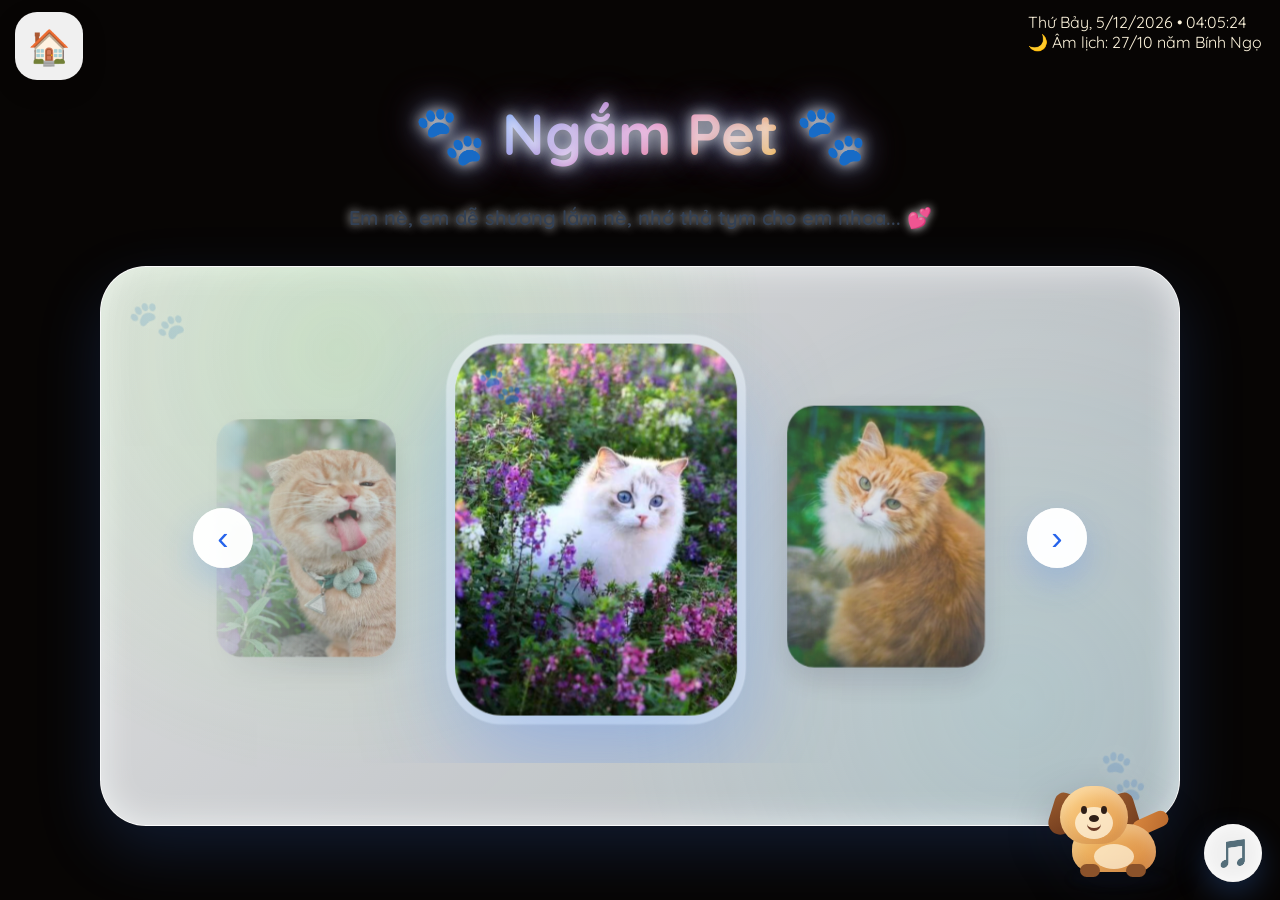
<file: thuvienthucung.html>
<!DOCTYPE html>
<html lang="vi">
<head>
  <meta charset="UTF-8">
  <meta name="viewport" content="width=device-width, initial-scale=1.0">
  <title>Ngắm thú cưng</title>

  <link href="https://fonts.googleapis.com/css2?family=Quicksand:wght@400;600;700&display=swap" rel="stylesheet">
  <link rel="stylesheet" href="css/index.css">

  <style>
    body{
      padding:20px;
      min-height:100vh;
      overflow-x:hidden;
    }

    .pet-home-btn{
      position:fixed;
      top:12px;
      left:15px;
      width:68px;
      height:68px;
      border-radius:22px;
      background:rgba(255,255,255,0.94);
      display:flex;
      align-items:center;
      justify-content:center;
      text-decoration:none;
      font-size:34px;
      box-shadow:0 8px 24px rgba(0,0,0,0.18);
      z-index:999999;
      transition:.28s ease;
    }

    .pet-home-btn:hover{
      transform:scale(1.08) rotate(-5deg);
    }

    .pet-page{
      max-width:1180px;
      margin:0 auto;
      padding-top:72px;
      text-align:center;
      position:relative;
      z-index:5;
    }

    .pet-title{
      margin-top:10px;
      font-size:58px;
      line-height:1.1;
      font-weight:700;
      color:#fff;
      text-shadow:
        0 0 14px rgba(255,255,255,.92),
        0 0 30px rgba(96,165,250,.75),
        0 0 48px rgba(244,114,182,.45);
      animation:petTitleFloat 3s ease-in-out infinite;
    }

    .pet-title span{
      background:linear-gradient(135deg,#60a5fa,#f472b6,#fbbf24);
      -webkit-background-clip:text;
      background-clip:text;
      color:transparent;
    }

    .pet-subtitle{
      margin-top:8px;
      font-size:20px;
      font-weight:600;
      color:#334155;
      text-shadow:0 0 10px rgba(255,255,255,.92);
    }

    @keyframes petTitleFloat{
      0%,100%{transform:translateY(0)}
      50%{transform:translateY(-6px)}
    }

    .pet-gallery-wrap{
      margin:36px auto 0;
      width:min(1080px,94vw);
      min-height:560px;
      position:relative;
      border-radius:46px;
      padding:46px 78px;
      background:
        linear-gradient(135deg,rgba(255,255,255,.88),rgba(235,246,255,.74));
      border:1px solid rgba(255,255,255,.9);
      box-shadow:
        0 24px 65px rgba(59,130,246,.18),
        inset 0 0 34px rgba(255,255,255,.7);
      backdrop-filter:blur(10px);
      overflow:hidden;
    }

    .pet-gallery-wrap::before,
    .pet-gallery-wrap::after{
      position:absolute;
      font-size:44px;
      opacity:.18;
      pointer-events:none;
      filter:drop-shadow(0 0 10px rgba(255,255,255,.8));
    }

    .pet-gallery-wrap::before{
      content:"🐾";
      top:24px;
      left:28px;
      transform:rotate(-18deg);
    }

    .pet-gallery-wrap::after{
      content:"🐾";
      right:28px;
      bottom:24px;
      transform:rotate(18deg);
    }

    .pet-empty{
      min-height:420px;
      display:flex;
      align-items:center;
      justify-content:center;
      flex-direction:column;
      gap:12px;
      color:#2563eb;
      font-size:22px;
      font-weight:700;
      position:relative;
      z-index:3;
    }

    .pet-flow-shell{
      min-height:450px;
      display:none;
      align-items:center;
      justify-content:center;
      position:relative;
      z-index:3;
    }

    .pet-flow-window{
      width:min(880px,82vw);
      height:450px;
      overflow:hidden;
      position:relative;
      display:flex;
      align-items:center;
      justify-content:center;
      -webkit-mask-image:linear-gradient(90deg,transparent 0%,#000 13%,#000 87%,transparent 100%);
      mask-image:linear-gradient(90deg,transparent 0%,#000 13%,#000 87%,transparent 100%);
    }

    .pet-flow-track{
      position:relative;
      height:100%;
      width:100%;
    }

    .pet-flow-card{
      position:absolute;
      top:50%;
      left:50%;
      width:250px;
      height:330px;
      border:none;
      padding:0;
      cursor:pointer;
      overflow:hidden;
      border-radius:34px;
      background:#fff;
      box-shadow:0 16px 38px rgba(15,23,42,.18);
      transform:translate(-50%,-50%);
      transition:
        transform .12s linear,
        opacity .12s linear,
        filter .12s linear,
        box-shadow .12s linear,
        border-radius .12s linear;
      will-change:transform,opacity,filter;
    }

    .pet-flow-card img{
      width:100%;
      height:100%;
      object-fit:cover;
      display:block;
      pointer-events:none;
      user-select:none;
    }

    .pet-flow-card.is-center{
      border-radius:42px;
      box-shadow:
        0 34px 88px rgba(59,130,246,.34),
        0 0 0 8px rgba(255,255,255,.50),
        inset 0 0 0 2px rgba(255,255,255,.90);
    }

    .pet-flow-card.is-center::before{
      content:"🐾";
      position:absolute;
      top:18px;
      left:20px;
      font-size:32px;
      opacity:.5;
      z-index:2;
      filter:drop-shadow(0 0 10px rgba(255,255,255,.95));
      pointer-events:none;
    }

    .pet-flow-card:hover{
      box-shadow:
        0 30px 82px rgba(244,114,182,.28),
        0 0 0 7px rgba(255,255,255,.5);
    }

    .pet-nav-btn{
      position:absolute;
      top:50%;
      transform:translateY(-50%);
      width:60px;
      height:60px;
      border:none;
      border-radius:50%;
      cursor:pointer;
      font-size:34px;
      color:#2563eb;
      background:rgba(255,255,255,.94);
      box-shadow:
        0 14px 34px rgba(59,130,246,.24),
        inset 0 0 18px rgba(255,255,255,.8);
      backdrop-filter:blur(10px);
      z-index:10;
      transition:.25s ease;
    }

    .pet-nav-btn:hover{
      transform:translateY(-50%) scale(1.08);
      background:#fff;
      color:#db2777;
      box-shadow:0 18px 40px rgba(244,114,182,.28);
    }

    .pet-nav-prev{left:14px;}
    .pet-nav-next{right:14px;}

    .pet-heart{
      position:fixed;
      pointer-events:none;
      z-index:9999999;
      animation:petHeartFly 1.2s ease forwards;
      font-size:22px;
      filter:drop-shadow(0 0 8px rgba(255,255,255,.8));
    }

    @keyframes petHeartFly{
      0%{opacity:0;transform:translate(-50%,-50%) scale(.6)}
      20%{opacity:1}
      100%{opacity:0;transform:translate(-50%,-120px) scale(1.4) rotate(18deg)}
    }

    .pet-paw{
      position:fixed;
      pointer-events:none;
      z-index:999999;
      opacity:.7;
      font-size:18px;
      animation:petPawFade 1.1s ease forwards;
    }

    @keyframes petPawFade{
      0%{opacity:.7;transform:translateY(0) rotate(0deg) scale(.8)}
      100%{opacity:0;transform:translateY(-30px) rotate(18deg) scale(1.1)}
    }

    @media(max-width:900px){
      .pet-gallery-wrap{
        width:min(96vw,760px);
        min-height:430px;
        padding:36px 58px;
      }

      .pet-flow-shell{min-height:350px;}
      .pet-flow-window{height:350px;width:100%;}

      .pet-flow-card{
        width:190px;
        height:270px;
        border-radius:28px;
      }

      .pet-nav-btn{
        width:52px;
        height:52px;
        font-size:30px;
      }
    }

    @media(max-width:768px){
      body{
        padding:15px;
        padding-bottom:28px;
      }

      .pet-home-btn{
        width:58px;
        height:58px;
        font-size:28px;
        top:10px;
        left:10px;
      }

      .clock-wrap.pet-clock{
        top:10px !important;
        right:12px !important;
      }

      .clock-wrap.pet-clock .clock-text{
        font-size:12px;
        max-width:190px;
      }

      .clock-wrap.pet-clock .lunar-text{
        font-size:11px;
        max-width:200px;
      }

      .pet-page{padding-top:74px;}
      .pet-title{font-size:38px;}
      .pet-subtitle{font-size:16px;}

      .pet-gallery-wrap{
        margin-top:24px;
        min-height:335px;
        border-radius:34px;
        padding:26px 42px;
      }

      .pet-flow-shell{min-height:270px;}
      .pet-flow-window{height:270px;}

      .pet-flow-card{
        width:48vw;
        height:58vw;
        max-width:235px;
        max-height:280px;
        border-radius:26px;
      }

      .pet-nav-btn{
        width:42px;
        height:42px;
        font-size:25px;
      }

      .pet-nav-prev{left:4px;}
      .pet-nav-next{right:4px;}
    }

    @media(max-width:430px){
      .pet-gallery-wrap{
        padding:22px 32px;
      }

      .pet-flow-card{
        width:52vw;
        height:64vw;
      }

      .pet-flow-card.is-center::before{
        font-size:26px;
        top:12px;
        left:14px;
      }

      .pet-nav-btn{
        width:38px;
        height:38px;
        font-size:22px;
      }
    }


    /* EXTRA PET FEATURES */
    .pet-gallery-wrap{
      --pet-accent:rgba(96,165,250,.20);
      --pet-accent-soft:rgba(244,114,182,.14);
    }

    .pet-gallery-wrap::selection{
      background:rgba(244,114,182,.22);
    }

    .pet-gallery-wrap .pet-bg-glow{
      position:absolute;
      inset:-20%;
      background:
        radial-gradient(circle at 30% 25%, var(--pet-accent), transparent 36%),
        radial-gradient(circle at 75% 70%, var(--pet-accent-soft), transparent 34%);
      opacity:.85;
      transition:background .7s ease, opacity .7s ease;
      pointer-events:none;
      z-index:1;
    }

    .pet-flow-shell,
    .pet-empty{
      position:relative;
      z-index:3;
    }

    .pet-flow-card.is-center{
      animation:petCenterBreath 3.8s ease-in-out infinite;
    }

    @keyframes petCenterBreath{
      0%,100%{box-shadow:0 34px 88px rgba(59,130,246,.30),0 0 0 8px rgba(255,255,255,.46),inset 0 0 0 2px rgba(255,255,255,.90)}
      50%{box-shadow:0 38px 98px rgba(244,114,182,.34),0 0 0 9px rgba(255,255,255,.55),inset 0 0 0 2px rgba(255,255,255,.94)}
    }

    .pet-flow-card.is-favorite::after{
      content:"❤️";
      position:absolute;
      right:13px;
      top:12px;
      font-size:24px;
      z-index:5;
      filter:drop-shadow(0 0 8px rgba(255,255,255,.9));
      pointer-events:none;
    }

    .pet-sparkle{
      position:fixed;
      pointer-events:none;
      z-index:9999998;
      font-size:16px;
      animation:petSparklePop 1s ease forwards;
      filter:drop-shadow(0 0 8px rgba(255,255,255,.9));
    }

    @keyframes petSparklePop{
      0%{opacity:0;transform:translate(-50%,-50%) scale(.3) rotate(0deg)}
      25%{opacity:1}
      100%{opacity:0;transform:translate(-50%,-95px) scale(1.25) rotate(35deg)}
    }

    .pet-fullscreen{
      position:fixed;
      inset:0;
      background:rgba(8,14,26,.76);
      backdrop-filter:blur(12px);
      display:none;
      align-items:center;
      justify-content:center;
      padding:24px;
      z-index:10000000;
    }

    .pet-fullscreen.show{
      display:flex;
      animation:petModalFade .24s ease;
    }

    @keyframes petModalFade{
      from{opacity:0}
      to{opacity:1}
    }

    .pet-fullscreen-card{
      position:relative;
      max-width:min(900px,94vw);
      max-height:90vh;
      border-radius:34px;
      padding:16px;
      background:linear-gradient(135deg,rgba(255,255,255,.96),rgba(235,246,255,.88));
      box-shadow:0 30px 90px rgba(0,0,0,.42);
      animation:petModalZoom .28s cubic-bezier(.2,.8,.2,1);
    }

    @keyframes petModalZoom{
      from{transform:scale(.92) translateY(12px);opacity:0}
      to{transform:scale(1) translateY(0);opacity:1}
    }

    .pet-fullscreen-card img{
      display:block;
      max-width:calc(94vw - 32px);
      max-height:calc(90vh - 32px);
      object-fit:contain;
      border-radius:24px;
      background:#fff;
    }

    .pet-close-btn,
    .pet-fav-btn{
      position:absolute;
      top:-16px;
      width:46px;
      height:46px;
      border:none;
      border-radius:50%;
      cursor:pointer;
      background:rgba(255,255,255,.96);
      box-shadow:0 12px 28px rgba(0,0,0,.22);
      font-size:22px;
      transition:.22s ease;
    }

    .pet-close-btn{
      right:-16px;
    }

    .pet-fav-btn{
      left:-16px;
    }

    .pet-close-btn:hover,
    .pet-fav-btn:hover{
      transform:scale(1.08);
    }

    .pet-fav-btn.saved{
      background:#ffe4ec;
      box-shadow:0 12px 32px rgba(244,63,94,.25);
    }

    @media(max-width:768px){
      .pet-fullscreen{
        padding:14px;
      }

      .pet-fullscreen-card{
        border-radius:26px;
        padding:10px;
      }

      .pet-fullscreen-card img{
        border-radius:20px;
      }
    }



    /* PET BACKGROUND MUSIC */
    .pet-music-btn{
      position:fixed;
      right:18px;
      bottom:18px;
      width:58px;
      height:58px;
      border:none;
      border-radius:50%;
      cursor:pointer;
      font-size:28px;
      color:#2563eb;
      background:rgba(255,255,255,.94);
      box-shadow:
        0 12px 30px rgba(59,130,246,.25),
        inset 0 0 16px rgba(255,255,255,.86);
      backdrop-filter:blur(10px);
      z-index:999999;
      transition:.25s ease;
    }

    .pet-music-btn:hover{
      transform:scale(1.08) rotate(8deg);
      color:#db2777;
      box-shadow:0 18px 40px rgba(244,114,182,.28);
    }

    .pet-music-btn.playing{
      color:#fff;
      background:linear-gradient(135deg,#60a5fa,#f472b6);
      box-shadow:
        0 0 24px rgba(96,165,250,.42),
        0 0 36px rgba(244,114,182,.30);
      animation:petMusicPulse 1.8s ease-in-out infinite;
    }

    @keyframes petMusicPulse{
      0%,100%{transform:scale(1)}
      50%{transform:scale(1.06)}
    }

    @media(max-width:768px){
      .pet-music-btn{
        right:14px;
        bottom:14px;
        width:52px;
        height:52px;
        font-size:24px;
      }
    }


    /* CORNER DOG FRIEND */
    .pet-corner-dog{
      position:fixed;
      right:92px;
      bottom:10px;
      width:138px;
      height:112px;
      z-index:999998;
      pointer-events:none;
      transform-origin:bottom center;
      filter:drop-shadow(0 14px 22px rgba(15,23,42,.22));
    }

    .pet-corner-dog *{
      box-sizing:border-box;
    }

    .dog-shadow{
      position:absolute;
      left:20px;
      right:20px;
      bottom:2px;
      height:18px;
      border-radius:50%;
      background:rgba(15,23,42,.16);
      filter:blur(3px);
    }

    .dog-body{
      position:absolute;
      left:22px;
      bottom:18px;
      width:84px;
      height:48px;
      border-radius:38px 42px 30px 30px;
      background:linear-gradient(135deg,#f6c56f,#d9873f);
      box-shadow:
        inset 0 8px 16px rgba(255,255,255,.28),
        inset 0 -7px 12px rgba(120,60,24,.12);
    }

    .dog-belly{
      position:absolute;
      left:22px;
      bottom:3px;
      width:40px;
      height:25px;
      border-radius:50%;
      background:rgba(255,244,220,.72);
    }

    .dog-tail{
      position:absolute;
      right:17px;
      bottom:51px;
      width:38px;
      height:16px;
      border-radius:999px;
      background:linear-gradient(135deg,#d9873f,#b96a2e);
      transform-origin:left center;
      transform:rotate(-24deg);
    }

    .dog-head{
      position:absolute;
      left:10px;
      bottom:46px;
      width:68px;
      height:58px;
      border-radius:35px 35px 30px 30px;
      background:linear-gradient(135deg,#ffd68a,#df9448);
      box-shadow:
        inset 0 8px 12px rgba(255,255,255,.28),
        inset 0 -8px 12px rgba(120,60,24,.10);
    }

    .dog-ear{
      position:absolute;
      top:7px;
      width:24px;
      height:42px;
      border-radius:18px 18px 24px 24px;
      background:linear-gradient(135deg,#9a5b2d,#6f3a1d);
      z-index:-1;
    }

    .dog-ear.left{
      left:-9px;
      transform:rotate(17deg);
    }

    .dog-ear.right{
      right:-9px;
      transform:rotate(-17deg);
    }

    .dog-face{
      position:absolute;
      left:15px;
      bottom:5px;
      width:38px;
      height:32px;
      border-radius:50%;
      background:rgba(255,244,220,.78);
    }

    .dog-eye{
      position:absolute;
      top:20px;
      width:6px;
      height:8px;
      border-radius:50%;
      background:#2f1f17;
      transform-origin:center;
    }

    .dog-eye.left{
      left:21px;
    }

    .dog-eye.right{
      right:21px;
    }

    .dog-nose{
      position:absolute;
      left:50%;
      top:29px;
      width:10px;
      height:7px;
      border-radius:50%;
      background:#2f1f17;
      transform:translateX(-50%);
    }

    .dog-mouth{
      position:absolute;
      left:50%;
      top:38px;
      width:14px;
      height:7px;
      border-bottom:3px solid #6b3a25;
      border-radius:0 0 14px 14px;
      transform:translateX(-50%);
      transition:.2s ease;
    }

    .dog-paw{
      position:absolute;
      bottom:13px;
      width:20px;
      height:13px;
      border-radius:999px;
      background:#8b522a;
    }

    .dog-paw.front{
      left:30px;
    }

    .dog-paw.back{
      left:76px;
    }

    .dog-zzz{
      position:absolute;
      left:58px;
      top:0;
      font-size:18px;
      opacity:0;
      color:#60a5fa;
      font-weight:700;
      text-shadow:0 0 8px rgba(255,255,255,.95);
    }

    .dog-heart{
      position:absolute;
      left:48px;
      top:10px;
      font-size:18px;
      opacity:0;
      transform:scale(.5);
      filter:drop-shadow(0 0 8px rgba(255,255,255,.9));
    }

    .pet-corner-dog.wag .dog-tail{
      animation:dogTailWag .16s ease-in-out 16 alternate;
    }

    .pet-corner-dog.blink .dog-eye{
      animation:dogBlink .7s ease;
    }

    .pet-corner-dog.yawn .dog-mouth{
      animation:dogYawn 1.35s ease;
    }

    .pet-corner-dog.sleep .dog-zzz{
      animation:dogZzz 2.2s ease-in-out infinite;
    }

    .pet-corner-dog.sleep{
      animation:dogSleepBreath 3s ease-in-out infinite;
    }

    .pet-corner-dog.look{
      animation:dogLookUp 1.4s ease;
    }

    .pet-corner-dog.happy .dog-heart{
      animation:dogHeartPop 1.4s ease forwards;
    }

    .pet-corner-dog.happy .dog-tail{
      animation:dogTailWag .12s ease-in-out 22 alternate;
    }

    @keyframes dogTailWag{
      from{transform:rotate(-34deg)}
      to{transform:rotate(23deg)}
    }

    @keyframes dogBlink{
      0%,40%,100%{transform:scaleY(1)}
      50%,70%{transform:scaleY(.12)}
    }

    @keyframes dogYawn{
      0%,100%{
        width:14px;
        height:7px;
        border-bottom:3px solid #6b3a25;
        background:transparent;
        border-radius:0 0 14px 14px;
      }
      40%,70%{
        width:19px;
        height:18px;
        border:0;
        background:#5c2c25;
        border-radius:50%;
      }
    }

    @keyframes dogZzz{
      0%{opacity:0;transform:translate(0,8px) scale(.7)}
      35%{opacity:1}
      100%{opacity:0;transform:translate(18px,-25px) scale(1.15)}
    }

    @keyframes dogSleepBreath{
      0%,100%{transform:translateY(0) scale(1)}
      50%{transform:translateY(2px) scale(.99)}
    }

    @keyframes dogLookUp{
      0%,100%{transform:translateY(0) rotate(0deg)}
      35%,70%{transform:translateY(-7px) rotate(-3deg)}
    }

    @keyframes dogHeartPop{
      0%{opacity:0;transform:translateY(8px) scale(.5)}
      25%{opacity:1}
      100%{opacity:0;transform:translateY(-28px) scale(1.25)}
    }

    @media(max-width:768px){
      .pet-corner-dog{
        right:74px;
        bottom:8px;
        width:108px;
        height:88px;
        transform:scale(.82);
        transform-origin:bottom right;
      }
    }

  </style>
</head>

<body>
  <a href="index.html" class="pet-home-btn" title="Về trang chủ">🏠</a>

  <div class="clock-wrap pet-clock" style="position:fixed;top:12px;right:18px;z-index:999999;">
    <div class="clock-text" id="clockText"></div>
    <div class="lunar-text" id="lunarText"></div>
  </div>

  <main class="pet-page">
    <h1 class="pet-title">🐾 <span>Ngắm Pet</span> 🐾</h1>
    <div class="pet-subtitle">Em nè, em dễ shương lắm nè, nhớ thả tym cho em nhoa... 💕</div>

    <section class="pet-gallery-wrap">
      <div class="pet-bg-glow" aria-hidden="true"></div>
      <div class="pet-empty" id="petEmpty">
        🐶🐱🐰
        <div>Đang tải Thú cưng nè..</div>
      </div>

      <div class="pet-flow-shell" id="petFlowShell">
        <button class="pet-nav-btn pet-nav-prev" id="petPrevBtn" type="button" title="Ảnh trước">‹</button>
        <div class="pet-flow-window" id="petFlowWindow">
          <div class="pet-flow-track" id="petFlowTrack"></div>
        </div>
        <button class="pet-nav-btn pet-nav-next" id="petNextBtn" type="button" title="Ảnh tiếp theo">›</button>
      </div>
    </section>
  </main>



  <div class="pet-fullscreen" id="petFullscreen" aria-hidden="true">
    <div class="pet-fullscreen-card">
      <button class="pet-fav-btn" id="petModalFavBtn" type="button" title="Lưu yêu thích">♡</button>
      <button class="pet-close-btn" id="petCloseBtn" type="button" title="Đóng">×</button>
      <img id="petFullscreenImg" alt="Thú cưng phóng to">
    </div>
  </div>



  <div class="pet-corner-dog sleep" id="petCornerDog" aria-hidden="true">
    <div class="dog-shadow"></div>
    <div class="dog-tail"></div>
    <div class="dog-body">
      <div class="dog-belly"></div>
    </div>
    <div class="dog-paw front"></div>
    <div class="dog-paw back"></div>
    <div class="dog-head">
      <div class="dog-ear left"></div>
      <div class="dog-ear right"></div>
      <div class="dog-face"></div>
      <div class="dog-eye left"></div>
      <div class="dog-eye right"></div>
      <div class="dog-nose"></div>
      <div class="dog-mouth"></div>
    </div>
    <div class="dog-zzz">Zzz</div>
    <div class="dog-heart">❤️</div>
  </div>

  <audio id="petBgMusic" src="audio/nhacnen/thucung.mp3" loop preload="auto"></audio>
  <button id="petMusicBtn" class="pet-music-btn" type="button" title="Bật / tắt nhạc nền">🎵</button>

  <script>


    const petCornerDog = document.getElementById("petCornerDog");
    let dogMoodTimer = null;

    function setDogMood(mood, duration = 1800){
      if(!petCornerDog) return;

      petCornerDog.classList.remove("sleep","wag","blink","yawn","look","happy");
      petCornerDog.classList.add(mood);

      clearTimeout(dogMoodTimer);

      if(mood !== "sleep"){
        dogMoodTimer = setTimeout(() => {
          petCornerDog.classList.remove("wag","blink","yawn","look","happy");
          petCornerDog.classList.add("sleep");
        }, duration);
      }
    }

    function randomDogMood(){
      const moods = [
        {name:"blink", duration:1000},
        {name:"wag", duration:2100},
        {name:"yawn", duration:1700},
        {name:"look", duration:1600},
        {name:"sleep", duration:3600}
      ];

      const mood = moods[Math.floor(Math.random() * moods.length)];
      setDogMood(mood.name, mood.duration);

      setTimeout(randomDogMood, 12000 + Math.random() * 18000);
    }

    setTimeout(randomDogMood, 3500);


    const petBgMusic = document.getElementById("petBgMusic");
    const petMusicBtn = document.getElementById("petMusicBtn");
    let isPetMusicPlaying = false;

    function updatePetMusicButton(){
      if(!petMusicBtn) return;
      petMusicBtn.classList.toggle("playing", isPetMusicPlaying);
      petMusicBtn.innerHTML = isPetMusicPlaying ? "🎶" : "🎵";
      petMusicBtn.title = isPetMusicPlaying ? "Tắt nhạc nền" : "Bật nhạc nền";
    }

    function playPetMusic(){
      if(!petBgMusic) return;
      petBgMusic.volume = 0.65;
      petBgMusic.play()
      .then(() => {
        isPetMusicPlaying = true;
        updatePetMusicButton();
      })
      .catch(() => {
        isPetMusicPlaying = false;
        updatePetMusicButton();
      });
    }

    function pausePetMusic(){
      if(!petBgMusic) return;
      petBgMusic.pause();
      isPetMusicPlaying = false;
      updatePetMusicButton();
    }

    if(petMusicBtn && petBgMusic){
      petMusicBtn.addEventListener("click", event => {
        event.stopPropagation();
        if(isPetMusicPlaying){
          pausePetMusic();
        }else{
          playPetMusic();
        }
      });

      window.addEventListener("load", () => {
        playPetMusic();
      });

      document.addEventListener("pointerdown", () => {
        if(!isPetMusicPlaying && petBgMusic.paused){
          playPetMusic();
        }
      }, {once:true});

      updatePetMusicButton();
    }


    function INT(d){
      return Math.floor(d);
    }

    function jdFromDate(dd, mm, yy){
      const a = INT((14 - mm) / 12);
      const y = yy + 4800 - a;
      const m = mm + 12 * a - 3;
      let jd = dd + INT((153 * m + 2) / 5) + 365 * y + INT(y / 4) - INT(y / 100) + INT(y / 400) - 32045;

      if(jd < 2299161){
        jd = dd + INT((153 * m + 2) / 5) + 365 * y + INT(y / 4) - 32083;
      }

      return jd;
    }

    function getNewMoonDay(k, timeZone){
      const T = k / 1236.85;
      const T2 = T * T;
      const T3 = T2 * T;
      const dr = Math.PI / 180;

      let Jd1 = 2415020.75933 + 29.53058868 * k + 0.0001178 * T2 - 0.000000155 * T3;
      Jd1 += 0.00033 * Math.sin((166.56 + 132.87 * T - 0.009173 * T2) * dr);

      const M = 359.2242 + 29.10535608 * k - 0.0000333 * T2 - 0.00000347 * T3;
      const Mpr = 306.0253 + 385.81691806 * k + 0.0107306 * T2 + 0.00001236 * T3;
      const F = 21.2964 + 390.67050646 * k - 0.0016528 * T2 - 0.00000239 * T3;

      let C1 =
        (0.1734 - 0.000393 * T) * Math.sin(M * dr)
        + 0.0021 * Math.sin(2 * dr * M)
        - 0.4068 * Math.sin(Mpr * dr)
        + 0.0161 * Math.sin(2 * dr * Mpr)
        - 0.0004 * Math.sin(3 * dr * Mpr)
        + 0.0104 * Math.sin(2 * dr * F)
        - 0.0051 * Math.sin((M + Mpr) * dr)
        - 0.0074 * Math.sin((M - Mpr) * dr)
        + 0.0004 * Math.sin((2 * F + M) * dr)
        - 0.0004 * Math.sin((2 * F - M) * dr)
        - 0.0006 * Math.sin((2 * F + Mpr) * dr)
        + 0.0010 * Math.sin((2 * F - Mpr) * dr)
        + 0.0005 * Math.sin((2 * Mpr + M) * dr);

      let deltaT;

      if(T < -11){
        deltaT = 0.001 + 0.000839 * T + 0.0002261 * T2 - 0.00000845 * T3 - 0.000000081 * T * T3;
      }else{
        deltaT = -0.000278 + 0.000265 * T + 0.000262 * T2;
      }

      return INT(Jd1 + C1 - deltaT + 0.5 + timeZone / 24);
    }

    function getSunLongitude(jdn, timeZone){
      const T = (jdn - 2451545.5 - timeZone / 24) / 36525;
      const T2 = T * T;
      const dr = Math.PI / 180;
      const M = 357.52910 + 35999.05030 * T - 0.0001559 * T2 - 0.00000048 * T * T2;
      const L0 = 280.46645 + 36000.76983 * T + 0.0003032 * T2;

      let DL =
        (1.914600 - 0.004817 * T - 0.000014 * T2) * Math.sin(dr * M)
        + (0.019993 - 0.000101 * T) * Math.sin(dr * 2 * M)
        + 0.000290 * Math.sin(dr * 3 * M);

      let L = (L0 + DL) * dr;
      L = L - Math.PI * 2 * INT(L / (Math.PI * 2));

      return INT(L / Math.PI * 6);
    }

    function getLunarMonth11(yy, timeZone){
      const off = jdFromDate(31, 12, yy) - 2415021;
      const k = INT(off / 29.530588853);
      let nm = getNewMoonDay(k, timeZone);
      const sunLong = getSunLongitude(nm, timeZone);

      if(sunLong >= 9){
        nm = getNewMoonDay(k - 1, timeZone);
      }

      return nm;
    }

    function getLeapMonthOffset(a11, timeZone){
      const k = INT((a11 - 2415021.076998695) / 29.530588853 + 0.5);
      let last = 0;
      let i = 1;
      let arc = getSunLongitude(getNewMoonDay(k + i, timeZone), timeZone);

      do{
        last = arc;
        i++;
        arc = getSunLongitude(getNewMoonDay(k + i, timeZone), timeZone);
      }while(arc !== last && i < 14);

      return i - 1;
    }

    function convertSolar2Lunar(dd, mm, yy, timeZone){
      const dayNumber = jdFromDate(dd, mm, yy);
      const k = INT((dayNumber - 2415021.076998695) / 29.530588853);
      let monthStart = getNewMoonDay(k + 1, timeZone);

      if(monthStart > dayNumber){
        monthStart = getNewMoonDay(k, timeZone);
      }

      let a11 = getLunarMonth11(yy, timeZone);
      let b11 = a11;
      let lunarYear;

      if(a11 >= monthStart){
        lunarYear = yy;
        a11 = getLunarMonth11(yy - 1, timeZone);
      }else{
        lunarYear = yy + 1;
        b11 = getLunarMonth11(yy + 1, timeZone);
      }

      const lunarDay = dayNumber - monthStart + 1;
      const diff = INT((monthStart - a11) / 29);
      let lunarLeap = 0;
      let lunarMonth = diff + 11;

      if(b11 - a11 > 365){
        const leapMonthDiff = getLeapMonthOffset(a11, timeZone);

        if(diff >= leapMonthDiff){
          lunarMonth = diff + 10;

          if(diff === leapMonthDiff){
            lunarLeap = 1;
          }
        }
      }

      if(lunarMonth > 12){
        lunarMonth -= 12;
      }

      if(lunarMonth >= 11 && diff < 4){
        lunarYear -= 1;
      }

      return [lunarDay, lunarMonth, lunarYear, lunarLeap];
    }

    function getCanChiYear(year){
      const can = ["Canh","Tân","Nhâm","Quý","Giáp","Ất","Bính","Đinh","Mậu","Kỷ"];
      const chi = ["Thân","Dậu","Tuất","Hợi","Tý","Sửu","Dần","Mão","Thìn","Tỵ","Ngọ","Mùi"];
      return can[year % 10] + " " + chi[year % 12];
    }

    function updateClock(){
      const now = new Date();
      const weekdays = ["Chủ Nhật","Thứ Hai","Thứ Ba","Thứ Tư","Thứ Năm","Thứ Sáu","Thứ Bảy"];

      document.getElementById("clockText").innerHTML =
        `${weekdays[now.getDay()]}, ${now.toLocaleDateString("vi-VN")} • ${now.toLocaleTimeString("vi-VN")}`;

      const lunar = convertSolar2Lunar(now.getDate(), now.getMonth() + 1, now.getFullYear(), 7);
      const lunarDay = String(lunar[0]).padStart(2,"0");
      const lunarMonth = String(lunar[1]).padStart(2,"0");
      const leapText = lunar[3] === 1 ? " nhuận" : "";

      document.getElementById("lunarText").innerHTML =
        `🌙 Âm lịch: ${lunarDay}/${lunarMonth}${leapText} năm ${getCanChiYear(lunar[2])}`;
    }

    setInterval(updateClock,1000);
    updateClock();


    const petEmpty = document.getElementById("petEmpty");
    const petFlowShell = document.getElementById("petFlowShell");
    const petFlowWindow = document.getElementById("petFlowWindow");
    const petFlowTrack = document.getElementById("petFlowTrack");
    const petPrevBtn = document.getElementById("petPrevBtn");
    const petNextBtn = document.getElementById("petNextBtn");
    const petGalleryWrap = document.querySelector(".pet-gallery-wrap");
    const petFullscreen = document.getElementById("petFullscreen");
    const petFullscreenImg = document.getElementById("petFullscreenImg");
    const petCloseBtn = document.getElementById("petCloseBtn");
    const petModalFavBtn = document.getElementById("petModalFavBtn");

    let petImages = [];
    let petOrder = [];
    let petCards = [];
    let flowPosition = 0;
    let flowSpeed = 0.10;
    let lastTime = null;
    let cardStep = 300;
    let autoFrame = null;
    let pauseUntil = 0;
    let currentCenterSrc = "";
    let currentCenterCard = null;
    let lastSparkleAt = 0;

    function normalizePetItem(item, index){
      if(typeof item === "string"){
        return {
          name:`Thú cưng ${index + 1}`,
          src:item.includes("/") ? item : `images/thucung/${item}`
        };
      }

      const rawSrc = item.image || item.file || item.src || "";

      return {
        name:item.name || item.title || `Thú cưng ${index + 1}`,
        src:rawSrc.includes("/") ? rawSrc : `images/thucung/${rawSrc}`
      };
    }

    function shuffleArray(array){
      const cloned = [...array];

      for(let i = cloned.length - 1; i > 0; i--){
        const j = Math.floor(Math.random() * (i + 1));
        [cloned[i], cloned[j]] = [cloned[j], cloned[i]];
      }

      return cloned;
    }


    function getFavoritePets(){
      return JSON.parse(localStorage.getItem("favoritePets") || "[]");
    }

    function saveFavoritePets(list){
      localStorage.setItem("favoritePets", JSON.stringify(list));
    }

    function isFavoritePet(src){
      return getFavoritePets().includes(src);
    }

    function setFavoritePet(src, save){
      let favorites = getFavoritePets();

      if(save && !favorites.includes(src)){
        favorites.push(src);
      }

      if(!save){
        favorites = favorites.filter(item => item !== src);
      }

      saveFavoritePets(favorites);
      updateFavoriteMarks();
      updateModalFavoriteButton(src);
    }

    function toggleFavoritePet(src){
      if(!src) return;
      setFavoritePet(src, !isFavoritePet(src));
    }

    function updateFavoriteMarks(){
      petCards.forEach(card => {
        const src = card.dataset.src || "";
        card.classList.toggle("is-favorite", isFavoritePet(src));
      });
    }

    function updateModalFavoriteButton(src){
      if(!petModalFavBtn) return;

      if(isFavoritePet(src)){
        petModalFavBtn.innerHTML = "❤️";
        petModalFavBtn.classList.add("saved");
      }else{
        petModalFavBtn.innerHTML = "♡";
        petModalFavBtn.classList.remove("saved");
      }
    }

    function hashColorFromString(text){
      let hash = 0;

      for(let i = 0; i < text.length; i++){
        hash = text.charCodeAt(i) + ((hash << 5) - hash);
      }

      const hue = Math.abs(hash) % 360;
      return {
        main:`hsla(${hue}, 82%, 72%, .24)`,
        soft:`hsla(${(hue + 72) % 360}, 82%, 78%, .17)`
      };
    }

    function updatePetBackground(src){
      if(!petGalleryWrap || !src) return;
      const colors = hashColorFromString(src);
      petGalleryWrap.style.setProperty("--pet-accent", colors.main);
      petGalleryWrap.style.setProperty("--pet-accent-soft", colors.soft);
    }

    function createSparklesAroundCard(card){
      if(!card) return;
      const now = performance.now();
      if(now - lastSparkleAt < 900) return;
      lastSparkleAt = now;

      const rect = card.getBoundingClientRect();
      const icons = ["✨","💫","🌟","🐾"];

      for(let i = 0; i < 8; i++){
        const sparkle = document.createElement("div");
        sparkle.className = "pet-sparkle";
        sparkle.textContent = icons[Math.floor(Math.random() * icons.length)];
        sparkle.style.left = (rect.left + rect.width * (.18 + Math.random() * .64)) + "px";
        sparkle.style.top = (rect.top + rect.height * (.18 + Math.random() * .56)) + "px";
        sparkle.style.animationDelay = (Math.random() * .22) + "s";
        document.body.appendChild(sparkle);
        setTimeout(() => sparkle.remove(), 1100);
      }
    }

    function openPetFullscreen(src, alt){
      if(!src) return;
      petFullscreenImg.src = src;
      petFullscreenImg.alt = alt || "Thú cưng phóng to";
      petFullscreen.classList.add("show");
      petFullscreen.setAttribute("aria-hidden", "false");
      updateModalFavoriteButton(src);
      pauseUntil = performance.now() + 2600;
    }

    function closePetFullscreen(){
      petFullscreen.classList.remove("show");
      petFullscreen.setAttribute("aria-hidden", "true");
      petFullscreenImg.removeAttribute("src");
    }

    function createHearts(x, y){
      setDogMood("happy", 1900);
      const icons = ["💗","💖","💕","🐾"];

      for(let i = 0; i < 7; i++){
        const heart = document.createElement("div");
        heart.className = "pet-heart";
        heart.textContent = icons[Math.floor(Math.random() * icons.length)];
        heart.style.left = (x + (Math.random() * 58 - 29)) + "px";
        heart.style.top = (y + (Math.random() * 26 - 13)) + "px";
        heart.style.animationDelay = (Math.random() * .18) + "s";
        document.body.appendChild(heart);
        setTimeout(() => heart.remove(), 1300);
      }
    }

    function getCardStep(){
      if(window.innerWidth <= 430) return window.innerWidth * 0.54;
      if(window.innerWidth <= 768) return window.innerWidth * 0.44;
      if(window.innerWidth <= 900) return 220;
      return 290;
    }

    function buildFlowCards(){
      petFlowTrack.innerHTML = "";
      petCards = [];
      cardStep = getCardStep();

      const repeated = [];
      const loops = Math.max(5, Math.ceil(22 / Math.max(1, petOrder.length)));

      for(let i = 0; i < loops; i++){
        petOrder.forEach(orderIndex => repeated.push(petImages[orderIndex]));
      }

      repeated.forEach((item, index) => {
        const button = document.createElement("button");
        button.type = "button";
        button.className = "pet-flow-card";
        button.dataset.index = index;
        button.dataset.src = item.src;
        button.dataset.name = item.name;
        button.title = "Click để xem lớn, double click để lưu yêu thích";
        button.innerHTML = `<img src="${item.src}" alt="${item.name}">`;
        button.addEventListener("click", event => {
          event.stopPropagation();
          createHearts(event.clientX, event.clientY);

          if(button.classList.contains("is-center")){
            openPetFullscreen(item.src, item.name);
          }else{
            focusCard(index);
          }
        });
        button.addEventListener("dblclick", event => {
          event.preventDefault();
          event.stopPropagation();
          toggleFavoritePet(item.src);
          createHearts(event.clientX, event.clientY);
        });
        petFlowTrack.appendChild(button);
        petCards.push(button);
      });

      flowPosition = Math.floor(petCards.length / 2) * cardStep;
      updateFavoriteMarks();
      updateFlow(true);
    }

    function updateFlow(forceCenter){
      if(!petCards.length) return;

      const totalWidth = petCards.length * cardStep;
      const centerLoop = totalWidth / 2;

      if(flowPosition > totalWidth - cardStep * 6){
        flowPosition -= centerLoop;
      }

      if(flowPosition < cardStep * 4){
        flowPosition += centerLoop;
      }

      let closestCard = null;
      let closestDistance = Infinity;

      petCards.forEach((card, index) => {
        let x = index * cardStep - flowPosition;

        while(x < -totalWidth / 2) x += totalWidth;
        while(x > totalWidth / 2) x -= totalWidth;

        const normalized = Math.min(Math.abs(x) / cardStep, 2.6);
        const centerStrength = Math.max(0, 1 - normalized);
        const scale = 0.72 + centerStrength * 0.48;
        const opacity = Math.max(0, 1 - Math.max(0, normalized - .2) * .35);
        const blur = Math.min(2.2, normalized * .75);
        const rotate = Math.max(-10, Math.min(10, x / cardStep * -5));
        const translateY = centerStrength * -10;

        card.style.transform = `translate(calc(-50% + ${x}px), calc(-50% + ${translateY}px)) scale(${scale}) rotateY(${rotate}deg)`;
        card.style.opacity = opacity;
        card.style.filter = `saturate(${0.88 + centerStrength * .26}) brightness(${0.92 + centerStrength * .1}) blur(${blur}px)`;
        card.style.zIndex = String(Math.round(10 + centerStrength * 100));

        if(Math.abs(x) < closestDistance){
          closestDistance = Math.abs(x);
          closestCard = card;
        }
      });

      petCards.forEach(card => card.classList.remove("is-center"));
      if(closestCard){
        closestCard.classList.add("is-center");

        const centerSrc = closestCard.dataset.src || "";
        if(centerSrc && centerSrc !== currentCenterSrc){
          currentCenterSrc = centerSrc;
          currentCenterCard = closestCard;
          updatePetBackground(centerSrc);
          createSparklesAroundCard(closestCard);
        }
      }
    }

    function animateFlow(time){
      if(lastTime === null) lastTime = time;
      const delta = Math.min(40, time - lastTime);
      lastTime = time;

      if(time > pauseUntil){
        flowPosition += flowSpeed * delta;
      }

      updateFlow(false);
      autoFrame = requestAnimationFrame(animateFlow);
    }

    function focusCard(index){
      flowPosition = index * cardStep;
      pauseUntil = performance.now() + 1800;
      updateFlow(true);
    }

    function moveOne(direction){
      flowPosition += direction * cardStep;
      pauseUntil = performance.now() + 1600;
      updateFlow(true);
    }

    petPrevBtn.addEventListener("click", event => {
      event.stopPropagation();
      moveOne(-1);
      setDogMood("look", 1600);
      createHearts(event.clientX, event.clientY);
    });

    petNextBtn.addEventListener("click", event => {
      event.stopPropagation();
      moveOne(1);
      setDogMood("wag", 1900);
      createHearts(event.clientX, event.clientY);
    });


    petCloseBtn.addEventListener("click", event => {
      event.stopPropagation();
      closePetFullscreen();
    });

    petFullscreen.addEventListener("click", event => {
      if(event.target === petFullscreen){
        closePetFullscreen();
      }
    });

    petModalFavBtn.addEventListener("click", event => {
      event.stopPropagation();
      const src = petFullscreenImg.getAttribute("src") || currentCenterSrc;
      toggleFavoritePet(src);
      createHearts(event.clientX, event.clientY);
    });

    document.addEventListener("keydown", event => {
      if(event.key === "Escape" && petFullscreen.classList.contains("show")){
        closePetFullscreen();
      }
    });

    window.addEventListener("resize", () => {
      if(!petCards.length) return;
      const centerRatio = flowPosition / cardStep;
      cardStep = getCardStep();
      flowPosition = centerRatio * cardStep;
      updateFlow(true);
    });

    fetch("json/thuvienthucung.json")
    .then(response => response.json())
    .then(data => {
      petImages = data
        .map(normalizePetItem)
        .filter(item => item.src && item.src !== "images/thucung/");

      if(!petImages.length){
        petEmpty.innerHTML = "🐾<div>Chưa có ảnh trong thư viện</div>";
        return;
      }

      petOrder = shuffleArray(petImages.map((_, index) => index));
      petEmpty.style.display = "none";
      petFlowShell.style.display = "flex";
      buildFlowCards();

      if(autoFrame) cancelAnimationFrame(autoFrame);
      autoFrame = requestAnimationFrame(animateFlow);
    })
    .catch(error => {
      console.error("Không tải được thuvienthucung.json", error);
      petEmpty.innerHTML = "🐾<div>Không tải được json/thuvienthucung.json</div>";
    });

    document.addEventListener("mousemove", event => {
      if(Math.random() > 0.965){
        const paw = document.createElement("div");
        paw.className = "pet-paw";
        paw.textContent = "🐾";
        paw.style.left = event.clientX + "px";
        paw.style.top = event.clientY + "px";
        document.body.appendChild(paw);
        setTimeout(() => paw.remove(), 1100);
      }
    });
  </script>
</body>
</html>
</file>
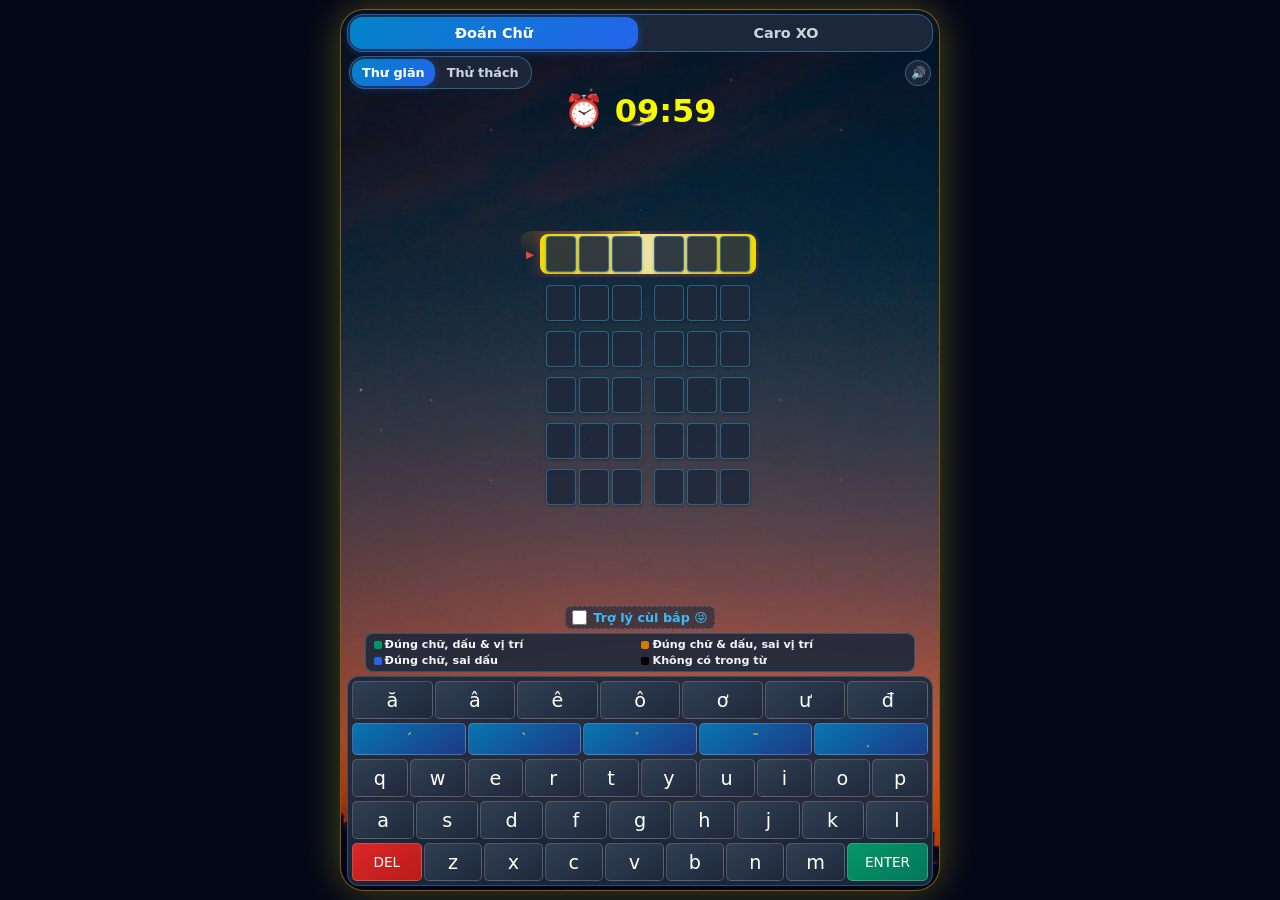
<file: html/doanchu.html>
<!DOCTYPE html>
<html lang="vi">
<head>
    <link rel="manifest" href="manifest.json">
    <meta charset="UTF-8">
    <meta name="theme-color" content="#0f172a">
    <meta name="viewport" content="width=device-width, initial-scale=1.0, maximum-scale=1.0, user-scalable=no">
    <title>Chill Chill...</title>
    <style>
        :root { 
            --box-bg: rgba(30, 41, 59, 0.9); 
            --correct: #059669; 
            --present: #D97706; 
            --accent: #2563EB; 
            --absent: #000000; 
        }
        * { box-sizing: border-box; margin: 0; padding: 0; font-family: 'Segoe UI', system-ui, -apple-system, sans-serif; user-select: none; }
        
        body { 
            background: #020617;
            color: #f8fafc; 
            display: flex; 
            justify-content: center; 
            align-items: center; 
            height: 100vh; 
            max-height: 100vh;
            overflow: hidden; 
        }

        .phone-frame {
            background: url('nen.jpg') no-repeat center center;
            background-size: cover;
            width: 100%;
            max-width: 100%;
            height: 100%;
            max-height: 100%;
            border-radius: 28px;
            border: 0.5px solid rgba(135, 100, 1, 0.8);
            box-shadow: 0 0 35px rgba(244, 190, 51, 0.35), 0 20px 25px -5px rgba(0, 0, 0, 0.7), inset 0 0 25px rgba(236, 184, 10, 0.2);
            display: flex;
            flex-direction: column;
            padding: 4px 6px;
            position: relative;
            overflow: hidden;
        }

        @media (min-width: 768px) {
            .phone-frame {
                max-width: 600px; /* Giữ khung vừa vặn ở giữa màn hình máy tính giống ứng dụng di động cao cấp */
                max-height: 98vh; /* Giới hạn chiều cao để không bị quá dài */
                border-radius: 24px; /* Bo góc mềm mại trên máy tính */
                border: 1px solid rgba(245, 173, 7, 0.5);
                box-shadow: 0 0 40px rgba(247, 221, 30, 0.3);
            }
        }

        .phone-frame::before {
            content: "";
            position: absolute;
            inset: 0;
            background-image: 
                radial-gradient(2px 2px at 20px 30px, #ffffff, rgba(0,0,0,0)),
                radial-gradient(2px 2px at 40px 70px, rgba(168, 85, 247, 0.8), rgba(0,0,0,0)),
                radial-gradient(1px 1px at 90px 40px, #ffffff, rgba(0,0,0,0)),
                radial-gradient(2px 2px at 150px 120px, rgba(236, 72, 153, 0.8), rgba(0,0,0,0)),
                radial-gradient(2px 2px at 250px 80px, #ffffff, rgba(0,0,0,0)),
                radial-gradient(1.5px 1.5px at 300px 200px, rgba(59, 130, 246, 0.8), rgba(0,0,0,0));
            background-repeat: repeat;
            background-size: 350px 350px;
            animation: sparkle 20s linear infinite;
            opacity: 0.5;
            z-index: 0;
            pointer-events: none;
        }

        @keyframes sparkle {
            from { transform: translateY(0); }
            to { transform: translateY(-350px); }
        }

        .main-tabs {
            display: flex;
            width: 100%;
            background: rgba(30, 41, 59, 0.95);
            border: 1px solid rgba(56, 189, 248, 0.4);
            border-radius: 16px;
            padding: 2px;
            gap: 4px;
            z-index: 10;
            margin-bottom: 4px;
            backdrop-filter: blur(10px);
        }
        .tab-btn {
            flex: 1;
            background: transparent;
            border: none;
            color: #cbd5e1;
            font-size: 0.9rem;
            font-weight: 800;
            padding: 8px;
            border-radius: 12px;
            cursor: pointer;
            transition: all 0.3s;
        }
        .tab-btn.active {
            background: linear-gradient(135deg, #0284c7, #2563eb);
            color: #fff;
            box-shadow: 0 2px 10px rgba(37, 99, 235, 0.5);
        }

        .tab-content { display: none; flex-direction: column; flex-grow: 1; z-index: 2; height: 100%; overflow: hidden; }
        .tab-content.active { display: flex; }

        .falling-sticker {
            position: absolute;
            top: -50px;
            font-size: 2rem;
            filter: drop-shadow(0 0 10px rgba(255, 255, 255, 0.8));
            user-select: none;
            pointer-events: none;
            z-index: 1;
            animation: fallDown linear infinite;
        }

        @keyframes fallDown {
            0% { transform: translateY(0) rotate(0deg); opacity: 0; }
            15% { opacity: 0.8; }
            85% { opacity: 0.8; }
            100% { transform: translateY(700px) rotate(360deg); opacity: 0; }
        }

        .top-bar {
            width: 100%;
            display: flex;
            justify-content: space-between;
            align-items: center;
            padding: 0 2px;
            margin-bottom: 3px;
        }

        .mode-switcher {
            display: flex;
            background: rgba(30, 41, 59, 0.9);
            border: 1px solid rgba(56, 189, 248, 0.4);
            border-radius: 16px;
            padding: 2px;
            gap: 2px;
        }

        .mode-btn {
            background: transparent;
            border: none;
            color: #cbd5e1;
            font-size: 0.8rem;
            font-weight: 700;
            padding: 6px 10px;
            border-radius: 12px;
            cursor: pointer;
            transition: all 0.2s;
        }

        .mode-btn.active {
            background: linear-gradient(135deg, #0284c7, #2563eb);
            color: #fff;
            box-shadow: 0 2px 8px rgba(37, 99, 235, 0.4);
        }

        .sound-toggle {
            background: rgba(30, 41, 59, 0.9);
            border: 1px solid rgba(56, 189, 248, 0.4);
            color: #f8fafc;
            width: 26px;
            height: 26px;
            border-radius: 50%;
            display: flex;
            align-items: center;
            justify-content: center;
            cursor: pointer;
            font-size: 0.75rem;
        }

        .helper-container {
            display: flex;
            width: fit-content;
            align-self: center;
            align-items: center;
            justify-content: center;
            gap: 6px;
            font-size: 0.8rem;
            color: #38bdf8;
            padding: 3px 6px;
            margin-bottom: 4px;
            font-weight: 600;
            background: rgba(30, 41, 59, 0.6);
            border-radius: 6px;
            border: 1px dashed rgba(56, 189, 248, 0.3);
        }
        .helper-container input { cursor: pointer; accent-color: #02c72d; width: 15px; height: 15px; }

        .stats-hud {
            display: flex;
            justify-content: center;
            width: 100%;
            padding: 0 4px;
            font-size: 2rem;
            font-weight: 900;
            color: #f7f701;
            margin-bottom: 2px;
        }

        #game-container { 
            display: flex; 
            flex-direction: column; 
            gap: 6px; 
            justify-content: center;
            align-items: center;
            flex-grow: 1;
            overflow-y: auto;
            padding: 4px 0;
        }

        .row-wrapper {
            display: flex;
            align-items: center;
            gap: 4px;
            position: relative;
        }

        .row-indicator {
            width: 12px;
            font-size: 0.65rem;
            color: #ef4444;
            font-weight: bold;
            opacity: 0;
            transition: opacity 0.2s;
            text-align: center;
        }
        .row-wrapper.active-wrapper .row-indicator {
            opacity: 1;
            animation: pulseArrow 1s infinite alternate;
        }
        @keyframes pulseArrow {
            from { transform: translateX(0); opacity: 0.7; }
            to { transform: translateX(3px); opacity: 1; }
        }

        .row { 
            display: flex; 
            gap: 3px; 
            justify-content: center; 
            padding: 2px 6px; 
            border-radius: 8px; 
            transition: all 0.3s;
            background: transparent;
        }

       /* Bọc khung ngoài để chứa hiệu ứng ánh sáng chạy */
        .row-wrapper.active-wrapper {
            position: relative;
            padding: 3px; /* Độ dày của đường viền sáng chạy */
            border-radius: 10px;
            overflow: clip;
        }

        /* Tạo vệt sáng chạy vòng quanh cho dòng đang active */
        .row-wrapper.active-wrapper::before {
            content: '';
            position: absolute;
            inset: -50%;
            background: conic-gradient(from 0deg, transparent 0deg, transparent 270deg, #f4dc03 360deg);
            animation: spinBorder 1s linear infinite;
            z-index: 0;
        }

        @keyframes spinBorder {
            0% { transform: rotate(0deg); }
            100% { transform: rotate(360deg); }
        }

        /* Đè lại lớp nền bên trong để không bị che mất ô chữ */
        .row.active-row { 
            position: relative;
            background: radial-gradient(circle, rgba(247, 238, 180, 0.95) 0%, rgba(241, 222, 5, 0.98) 100%);
            box-shadow: 0 0 15px rgba(239, 68, 68, 0.5);
            border: none;
            z-index: 1;
        }

        .space-gap { width: 6px; }
        
        .tile { 
            width: var(--tile-w, 22px); 
            height: var(--tile-h, 28px); 
            border-radius: 4px; 
            background: var(--box-bg); 
            border: 1px solid rgba(56, 189, 248, 0.4); 
            display: flex; 
            align-items: center; 
            justify-content: center; 
            font-size: var(--tile-font, 0.9rem); 
            font-weight: 800; 
            color: #f8fafc;
            text-transform: lowercase; 
            box-shadow: 0 1px 3px rgba(0, 0, 0, 0.3);
        }
        .tile.correct { background: var(--correct); border-color: #34d399; color: #fff; }
        .tile.present { background: var(--present); border-color: #fbbf24; color: #fff; }
        .tile.vowel-match { background: var(--accent); border-color: #60a5fa; color: #fff; }
        .tile.absent { background: var(--absent); border-color: rgba(255, 255, 255, 0.1); color: #94a3b8; }
        
        .main-controls { 
            display: flex; 
            flex-direction: column; 
            align-items: center; 
            width: 100%; 
            gap: 4px; 
        }

        .legend { 
            background: rgba(30, 41, 59, 0.9); 
            padding: 4px 8px; 
            border-radius: 8px; 
            width: 94%; 
            font-size: 0.7rem; 
            display: flex; 
            flex-direction: column; 
            border: 1px solid rgba(56, 189, 248, 0.3); 
        }
        .legend-grid { display: grid; grid-template-columns: 1fr 1fr; gap: 3px; }
        .legend-item { display: flex; align-items: center; gap: 3px; font-weight: 600; color: #f1f5f9; }
        .legend-box { width: 8px; height: 8px; border-radius: 2px; flex-shrink: 0; }
        .bg-green { background-color: var(--correct); }
        .bg-yellow { background-color: var(--present); }
        .bg-blue { background-color: var(--accent); }
        .bg-dark { background-color: var(--absent); }

        #keyboard { 
            width: 100%; 
            display: flex; 
            flex-direction: column; 
            gap: 4px; 
            padding: 4px; 
            background: rgba(30, 41, 59, 0.95); 
            border-radius: 12px; 
            border: 1px solid rgba(56, 189, 248, 0.3);
        }
        .kb-row { display: flex; justify-content: center; gap: 2px; }
        
        .key { 
            background: linear-gradient(145deg, rgba(51, 65, 85, 0.95), rgba(30, 41, 59, 0.98)); 
            color: #ffffff; 
            border: 1px solid rgba(255, 255, 255, 0.2); 
            border-radius: 5px; 
            height: 38px; 
            font-weight: 500; 
            font-size: 1.2rem; 
            flex: 1; 
            display: flex; 
            align-items: center; 
            justify-content: center; 
            cursor: pointer; 
        }
        .key.disabled-key, .key.disabled, .key.absent {
            opacity: 0.35; background: #0f172a !important; color: #94a3b8 !important; pointer-events: none !important;
        }
        .key.tone { 
            background: linear-gradient(145deg, rgba(2, 132, 199, 0.85), rgba(30, 58, 138, 0.95)); 
            color: #fde047; font-size: 0.85rem; height: 32px;
        }
        .key.wide { flex: 1.2; font-size: 0.85rem; background: linear-gradient(145deg, #dc2626, #b91c1c); }
        .key.enter { flex: 1.4; font-size: 0.85rem; background: linear-gradient(145deg, #059669, #047857); }

        .inline-action-container {
            width: 100%;
            display: none;
            justify-content: center;
            margin: 4px 0;
        }
        .btn-inline-newword {
            background: linear-gradient(135deg, #facc15, #ca8a04);
            color: #1e1b4b;
            border: 1px solid rgba(255,255,255,0.6);
            padding: 8px 18px;
            border-radius: 12px;
            font-weight: 800;
            font-size: 0.9rem;
            cursor: pointer;
            box-shadow: 0 4px 14px rgba(250, 204, 21, 0.5);
            animation: pulseBtn 1.5s infinite alternate;
        }
        @keyframes pulseBtn {
            from { transform: scale(1); }
            to { transform: scale(1.05); }
        }

        .caro-header { text-align: center; margin-bottom: 4px; }
        .caro-turn { font-size: 1.4rem; font-weight: 800; color: #fde047; margin-bottom: 2px; display: flex; justify-content: space-between; padding: 0 6px; align-items: center;}
        .caro-turn span.x { color: #f87171; }
        .caro-turn span.o { color: #60a5fa; }
        .caro-timer { background: rgba(239, 68, 68, 0.2); border: 1px solid rgba(239, 68, 68, 0.5); padding: 2px 6px; border-radius: 8px; font-size: 1.5rem; color: #fca5a5; }
        
        .caro-board-wrapper {
            position: relative;
            flex-grow: 1;
            display: flex;
            flex-direction: column;
            justify-content: center;
            align-content: center;
        }

        #caro-board {
            display: grid;
            grid-template-columns: repeat(10, 1fr);
            gap: 2px;
            width: 100%;
            max-width: 340px;
            margin: 0 auto;
        }
        #caro-board.blurred { filter: blur(5px); pointer-events: none; }

        .caro-cell {
            aspect-ratio: 1;
            background: rgba(30, 41, 59, 0.9);
            border: 1px solid rgba(56, 189, 248, 0.4);
            border-radius: 3px;
            display: flex;
            align-items: center;
            justify-content: center;
            font-size: 0.9rem;
            font-weight: 900;
            position: relative;
            cursor: pointer;
        }
        .caro-cell.x { color: #f87171; }
        .caro-cell.o { color: #60a5fa; }
        .caro-cell.winning-cell { background: rgba(250, 204, 21, 0.35) !important; border-color: #fde047 !important; }
        .caro-coord { position: absolute; top: 1px; left: 2px; font-size: 0.45rem; color: rgba(255, 255, 255, 0.5); }

        .caro-start-overlay {
            position: absolute; inset: 0; display: flex; justify-content: center; align-items: center;
            z-index: 20; background: rgba(2, 6, 23, 0.6); backdrop-filter: blur(3px); border-radius: 12px;
        }
        .btn-caro-action {
            background: linear-gradient(135deg, #10b981, #059669); color: white; border: 1px solid rgba(255,255,255,0.4);
            padding: 10px 24px; border-radius: 14px; font-weight: 800; font-size: 0.9rem; cursor: pointer;
        }
        .caro-bottom-controls { display: flex; gap: 6px; justify-content: center; margin: 6px auto; }
        .btn-reset-caro, .btn-pause-caro {
            color: white; border: 1px solid rgba(255,255,255,0.3); padding: 6px 12px; border-radius: 10px;
            font-weight: bold; font-size: 0.7rem; cursor: pointer;
        }
        .btn-reset-caro { background: linear-gradient(135deg, #ef4444, #b91c1c); }
        .btn-pause-caro { background: linear-gradient(135deg, #f59e0b, #d97706); }

        .modal-overlay { 
            position: absolute; inset: 0; background: rgba(2, 6, 23, 0.9); 
            backdrop-filter: blur(8px); display: none; justify-content: center; align-items: center; z-index: 100; border-radius: 28px;
        }
        .modal-card { 
            background: linear-gradient(145deg, #1e1b4b, #0f172a); border-radius: 16px; padding: 14px 10px; text-align: center; width: 85%; max-width: 280px; 
            border: 2px solid rgba(56, 189, 248, 0.6);
        }
        .modal-title { font-size: 0.95rem; font-weight: 800; margin-bottom: 2px; color: #f8fafc; }
        .word-highlight { color: #fde047; font-weight: 800; font-size: 0.95rem; text-transform: uppercase; }
        
        .modal-buttons { display: flex; flex-direction: column; gap: 5px; margin-top: 8px; }
        .btn-modal-close, .btn-modal-review {
            color: #fff; border: 1px solid rgba(255,255,255,0.3); padding: 6px 12px; border-radius: 10px; font-weight: 700; font-size: 0.72rem; cursor: pointer; 
        }
        .btn-modal-close { background: linear-gradient(135deg, #0284c7, #2563eb); }
        .btn-modal-review { background: linear-gradient(135deg, #8b5cf6, #6d28d9); }

        #toast { 
            position: absolute; top: 5%; background: rgba(30, 41, 59, 0.98); color: #fde047; padding: 5px 12px; border-radius: 8px; font-weight: 700; font-size: 0.75rem; display: none; z-index: 50; border: 1px solid rgba(56, 189, 248, 0.5);
        }

        .neon-border-box {
            position: relative;
            border-radius: 16px; /* Độ bo góc của khung */
            overflow: hidden;
            padding: 2px; /* Độ dày của đường viền sáng */
        }

        /* Tạo lớp giả để làm hiệu ứng ánh sáng chạy */
        .neon-border-box::before {
            content: '';
            position: absolute;
            inset: -50%;
            background: conic-gradient(from 0deg, transparent 0deg, transparent 270deg, #38bdf8 360deg);
            animation: spinBorder 4s linear infinite;
            z-index: 0;
        }

        @keyframes spinBorder {
            0% { transform: rotate(0deg); }
            100% { transform: rotate(360deg); }
        }

        /* Lớp chứa nội dung bên trong để đè lên vùng chạy sáng */
        .neon-content {
            position: relative;
            background: #0f172a; /* Màu nền bên trong của khung */
            border-radius: 14px;
            z-index: 1;
        }

        /* Hiệu ứng xuất hiện nảy cho Modal Card */
        @keyframes modalPopIn {
            0% { transform: scale(0.5); opacity: 0; }
            70% { transform: scale(1.08); opacity: 1; }
            100% { transform: scale(1); opacity: 1; }
        }

        /* Hiệu ứng rung lắc khi thua */
        @keyframes shakeModal {
            0%, 100% { transform: translateX(0); }
            20%, 60% { transform: translateX(-8px); }
            40%, 80% { transform: translateX(8px); }
        }

        /* Lớp áp dụng hiệu ứng */
        .modal-card.win-effect {
            animation: modalPopIn 0.5s cubic-bezier(0.175, 0.885, 0.32, 1.275) forwards, floatCard 3s ease-in-out infinite alternate;
            border-color: #34d399;
            box-shadow: 0 0 30px rgba(52, 211, 153, 0.5);
        }

        .modal-card.lose-effect {
            animation: modalPopIn 0.4s ease-out forwards, shakeModal 0.5s ease-in-out 0.4s;
            border-color: #ef4444;
            box-shadow: 0 0 30px rgba(239, 68, 68, 0.5);
        }

        @keyframes floatCard {
            0% { transform: translateY(0); }
            100% { transform: translateY(-6px); }
        }

        /* Hiệu ứng pháo giấy nhỏ bay bên trong popup khi thắng */
        .confetti-piece {
            position: absolute;
            width: 6px;
            height: 10px;
            background: #fde047;
            top: 0;
            opacity: 0.8;
            animation: confettiFall 1.5s linear infinite;
            pointer-events: none;
        }
        @keyframes confettiFall {
            0% { transform: translateY(0) rotate(0deg); opacity: 1; }
            100% { transform: translateY(120px) rotate(360deg); opacity: 0; }
        }
        /* Hiệu ứng pháo hoa / nổ tung hạt sáng */
        .firework-particle {
            position: absolute;
            width: 8px;
            height: 8px;
            border-radius: 50%;
            animation: explodeParticle 0.8s ease-out forwards;
            pointer-events: none;
            z-index: 110;
        }

        @keyframes explodeParticle {
            0% { 
                transform: translate(0, 0) scale(1.2); 
                opacity: 1; 
                filter: drop-shadow(0 0 8px #fde047); 
            }
            100% { 
                transform: translate(var(--dx), var(--dy)) scale(0.2); 
                opacity: 0; 
                filter: drop-shadow(0 0 2px transparent); 
            }
        }

        /* Hiệu ứng chớp sáng bùng nổ (Flash) cho khung khi hiện popup */
        @keyframes flashBurst {
            0% { box-shadow: 0 0 0 0 rgba(253, 224, 71, 0.9), 0 0 40px rgba(239, 68, 68, 0.8); }
            100% { box-shadow: 0 0 0 30px rgba(253, 224, 71, 0), 0 0 10px rgba(239, 68, 68, 0.2); }
        }

        .modal-card.win-fireworks {
            animation: modalPopIn 0.4s cubic-bezier(0.175, 0.885, 0.32, 1.275) forwards, flashBurst 0.6s ease-out;
            border-color: #fde047;
        }

        .modal-card.lose-boom {
            animation: modalPopIn 0.3s ease-out forwards, shakeModal 0.4s ease-in-out;
            border-color: #ef4444;
            box-shadow: 0 0 35px rgba(239, 68, 68, 0.8);
        }

    </style>
</head>
<body>
    <div class="phone-frame" id="phone-frame">
        <div id="toast"></div>

        <div class="main-tabs">
            <button class="tab-btn active" onclick="switchMainTab('doanchu', this)">Đoán Chữ</button>
            <button class="tab-btn" onclick="switchMainTab('caro', this)">Caro XO</button>
        </div>

        <!-- TAB 1: ĐOÁN CHỮ -->
        <div id="tab-doanchu" class="tab-content active">
            <div class="top-bar">
                <div class="mode-switcher">
                    <button class="mode-btn active" id="btn-classic" onclick="setGameMode('classic')">Thư giãn</button>
                    <button class="mode-btn" id="btn-hardcore" onclick="setGameMode('hardcore')">Thử thách</button>
                </div>
                <button class="sound-toggle" id="sound-btn" onclick="toggleSound()">🔊</button>
            </div>

            <div class="stats-hud" id="stats-hud">
                <span id="hud-timer">⏰ 10:00</span>
            </div>

            <div id="game-container"></div>

            <div class="inline-action-container" id="inline-action-box">
                <button class="btn-inline-newword" onclick="startNewGame()">Đoán từ mới ➔</button>
            </div>

            <div class="helper-container" id="helper-box-container">
                <input type="checkbox" id="helper-toggle" onchange="updateKeyboardHelpState()">
                <label for="helper-toggle">Trợ lý cùi bắp 😝</label>
            </div>

            <div class="main-controls">
                <div class="legend">
                    <div class="legend-grid">
                        <div class="legend-item"><div class="legend-box bg-green"></div><span>Đúng chữ, dấu & vị trí</span></div>
                        <div class="legend-item"><div class="legend-box bg-yellow"></div><span>Đúng chữ & dấu, sai vị trí</span></div>
                        <div class="legend-item"><div class="legend-box bg-blue"></div><span>Đúng chữ, sai dấu</span></div>
                        <div class="legend-item"><div class="legend-box bg-dark"></div><span>Không có trong từ</span></div>
                    </div>
                </div>
                <div id="keyboard"></div>
            </div>
        </div>

        <!-- TAB 2: CỜ CARO 10x10 -->
        <div id="tab-caro" class="tab-content">
            <div class="caro-header">
                <div class="caro-turn" id="turn-indicator">
                    <span id="turn-text">Lượt: <span class="x">X</span></span>
                    <span class="caro-timer" id="caro-time-box">⏳ 30s</span>
                </div>
            </div>
            
            <div class="caro-board-wrapper">
                <div id="caro-start-overlay" class="caro-start-overlay">
                    <button class="btn-caro-action" onclick="startCaroGame()">▶ Bắt Đầu</button>
                </div>
                <div id="caro-board"></div>
            </div>

            <div class="caro-bottom-controls">
                <button class="btn-pause-caro" id="btn-pause" onclick="pauseCaroGame()" style="display: none;">⏸ Tạm Dừng</button>
                <button class="btn-reset-caro" onclick="initCaro()">🔄 Ván Mới</button>
            </div>
        </div>

        <!-- Modal Thông Báo -->
        <div id="modal" class="modal-overlay">
            <div id="modal-card" class="modal-card">
                <h3 id="modal-title" class="modal-title">THÔNG BÁO</h3>
                <div id="modal-stickers" style="font-size: 1.4rem; margin: 2px 0;">🎉</div>
                <p id="modal-body" style="font-size: 0.72rem; color: #cbd5e1; line-height: 1.3;"></p>
                <div class="modal-buttons" id="modal-buttons-container">
                    <button id="modal-btn-review" class="btn-modal-review" onclick="reviewCurrentGame()">👁️ Xem lại ván đấu</button>
                    <button id="modal-btn-action" class="btn-modal-close" onclick="closeModal()">CHƠI VÁN MỚI ➔</button>
                </div>
            </div>
        </div>
    </div>

    <script src="words.js"></script>
    <script src="words2.js"></script>
    <script>
        function decodeBase64Utf8(base64Str) {
            try {
                const binString = atob(base64Str);
                const bytes = Uint8Array.from(binString, (m) => m.codePointAt(0));
                return new TextDecoder().decode(bytes);
            } catch (e) {
                return base64Str;
            }
        }

        let DICTIONARY_3WORDS = [];
        if (typeof ENCRYPTED_DICTIONARY_3WORDS !== 'undefined' && ENCRYPTED_DICTIONARY_3WORDS.length > 0) {
            DICTIONARY_3WORDS = ENCRYPTED_DICTIONARY_3WORDS.map(item => decodeBase64Utf8(item));
        }
    </script>

    <script>
        function switchMainTab(tabId, btn) {
            document.querySelectorAll('.tab-content').forEach(tab => tab.classList.remove('active'));
            document.querySelectorAll('.tab-btn').forEach(b => b.classList.remove('active'));
            
            document.getElementById('tab-' + tabId).classList.add('active');
            btn.classList.add('active');
            
            if (tabId === 'doanchu') {
                startNewGame();
            } else if (tabId === 'caro') {
                clearInterval(gameTimer);
                gameTimer = null;
                initCaro();
            }
        }

        let gameMode = "classic";
        let targetWord = "", currentAttempt = 0, wordLen = 0, currentGuess = [];
        let soundEnabled = true;
        let gameTimer = null, timeLeft = 600;
        let guessedWrongLetters = new Set(); 
        let confirmedCorrectChars = []; 
        let wordleHistory = []; 
        let keyboardState = {};

        const gameContainer = document.getElementById("game-container");
        const keyboard = document.getElementById("keyboard");
        const phoneFrame = document.getElementById("phone-frame");

        const KB_LAYOUT = [
            ["ă","â","ê","ô","ơ","ư","đ"],
            ["´","`","̉","˜","̣"],
            ["q","w","e","r","t","y","u","i","o","p"],
            ["a","s","d","f","g","h","j","k","l"],
            ["DEL","z","x","c","v","b","n","m","ENTER"]
        ];

        const TONE_MAP = {
            '´': { 'a':'á', 'ă':'ắ', 'â':'ấ', 'e':'é', 'ê':'ế', 'i':'í', 'o':'ó', 'ô':'ố', 'ơ':'ớ', 'u':'ú', 'ư':'ứ', 'y':'ý' },
            '`': { 'a':'à', 'ă':'ằ', 'â':'ầ', 'e':'è', 'ê':'ề', 'i':'ì', 'o':'ò', 'ô':'ồ', 'ơ':'ờ', 'u':'ù', 'ư':'ừ', 'y':'ỳ' },
            '̉': { 'a':'ả', 'ă':'ẳ', 'â':'ẩ', 'e':'ẻ', 'ê':'ể', 'i':'ỉ', 'o':'ỏ', 'ô':'ổ', 'ơ':'ở', 'u':'ủ', 'ư':'ử', 'y':'ỷ' },
            '˜': { 'a':'ã', 'ă':'ẵ', 'â':'ẫ', 'e':'ẽ', 'ê':'ễ', 'i':'ĩ', 'o':'õ', 'ô':'ỗ', 'ơ':'ỡ', 'u':'ũ', 'ư':'ữ', 'y':'ỹ' },
            '̣': { 'a':'ạ', 'ă':'ặ', 'â':'ậ', 'e':'ẹ', 'ê':'ệ', 'i':'ị', 'o':'ọ', 'ô':'ộ', 'ơ':'ợ', 'u':'ụ', 'ư':'ự', 'y':'ỵ' }
        };

        const CUTE_STICKERS = ["💧","🎶","🍂","🐶","🦊","🐯","🦁","🐺","🐵","🦒","🐷","🐰","🐻","🐨","🐼","🐸","🦄","🐔","🐾","🐕","🐈","🦥","🦨","🐘","🦫","🐿️","🐢","🐍","🦕","🦖","🐬","🐳","🐋","🦀","🐠","🐟","🦉","🦋","🐝","⭐","💖","🌸","🍀","🦄","❤️","👉👈"];

        function getMaxAttempts() { return gameMode === 'hardcore' ? 7 : 6; }
        function getValidCount() { return targetWord.split('').filter(c => c !== " ").length; }

        const winAudio = new Audio('votay.mp3');
        const loseAudio = new Audio('lose.mp3');
        const bgMusic = new Audio('nhacnen.mp3');
        bgMusic.loop = true; bgMusic.volume = 0.3;

        const audioCtx = new (window.AudioContext || window.webkitAudioContext)();
        function playSound(type) {
            if (!soundEnabled) return;
            if (audioCtx.state === 'suspended') audioCtx.resume();
            if (type === 'key') {
                const osc = audioCtx.createOscillator();
                const gainNode = audioCtx.createGain();
                osc.connect(gainNode); gainNode.connect(audioCtx.destination);
                osc.type = 'sine'; osc.frequency.setValueAtTime(400, audioCtx.currentTime);
                gainNode.gain.setValueAtTime(0.05, audioCtx.currentTime); 
                gainNode.gain.exponentialRampToValueAtTime(0.001, audioCtx.currentTime + 0.08);
                osc.start(audioCtx.currentTime); osc.stop(audioCtx.currentTime + 0.08);
            } else if (type === 'win') {
                winAudio.currentTime = 0; winAudio.play().catch(() => {});
            } else if (type === 'lose') {
                loseAudio.currentTime = 0; loseAudio.play().catch(() => {});
            }
        }

        function playCaroSound(player) {
            if (!soundEnabled) return;
            if (audioCtx.state === 'suspended') audioCtx.resume();
            const osc = audioCtx.createOscillator();
            const gainNode = audioCtx.createGain();
            osc.connect(gainNode); gainNode.connect(audioCtx.destination);
            let now = audioCtx.currentTime;
            if (player === 'X') {
                osc.type = 'triangle'; osc.frequency.setValueAtTime(550, now); osc.frequency.exponentialRampToValueAtTime(700, now + 0.1);
            } else {
                osc.type = 'sine'; osc.frequency.setValueAtTime(350, now); osc.frequency.exponentialRampToValueAtTime(250, now + 0.1);
            }
            gainNode.gain.setValueAtTime(0.12, now);
            gainNode.gain.exponentialRampToValueAtTime(0.001, now + 0.15);
            osc.start(now); osc.stop(now + 0.15);
        }

        function toggleSound() {
            soundEnabled = !soundEnabled;
            document.getElementById("sound-btn").textContent = soundEnabled ? "🔊" : "🔇";
            if (soundEnabled) bgMusic.play().catch(() => {});
            else bgMusic.pause();
        }

        function spawnFallingSticker() {
            const sticker = document.createElement("div");
            sticker.className = "falling-sticker";
            sticker.textContent = CUTE_STICKERS[Math.floor(Math.random() * CUTE_STICKERS.length)];
            sticker.style.left = (Math.random() * 340 + 10) + "px";
            const randomDuration = Math.random() * 4 + 4;
            sticker.style.animationDuration = randomDuration + "s";
            phoneFrame.appendChild(sticker);
            setTimeout(() => sticker.remove(), randomDuration * 1000);
        }
        setInterval(spawnFallingSticker, 1800);

        window.addEventListener('DOMContentLoaded', () => {
            if (typeof DICTIONARY !== 'undefined' && DICTIONARY.length > 0) {
                setGameMode('classic');
                renderEmptyCaroBoard();
            }
            document.body.addEventListener('click', () => {
                if (soundEnabled && bgMusic.paused) bgMusic.play().catch(() => {});
            }, { once: true });
        });

        function setGameMode(mode) {
            gameMode = mode;
            document.getElementById("btn-classic").className = "mode-btn " + (mode === 'classic' ? 'active' : '');
            document.getElementById("btn-hardcore").className = "mode-btn " + (mode === 'hardcore' ? 'active' : '');
            
            const helperBox = document.getElementById("helper-box-container");
            if (mode === 'classic') {
                helperBox.style.display = "flex"; timeLeft = 600;
            } else {
                helperBox.style.display = "none";
                document.getElementById("helper-toggle").checked = false; timeLeft = 900;
            }
            startNewGame();
        }

        function formatTime(seconds) {
            const mins = Math.floor(seconds / 60);
            const secs = seconds % 60;
            return `${mins.toString().padStart(2, '0')}:${secs.toString().padStart(2, '0')}`;
        }

        function startTimer() {
            clearInterval(gameTimer);
            document.getElementById("hud-timer").textContent = `⏰ ${formatTime(timeLeft)}`;
            gameTimer = setInterval(() => {
                if (!document.getElementById('tab-doanchu').classList.contains('active')) {
                    clearInterval(gameTimer);
                    return;
                }
                timeLeft--;
                document.getElementById("hud-timer").textContent = `⏰ ${formatTime(timeLeft)}`;
                if (timeLeft <= 0) {
                    clearInterval(gameTimer);
                    showModal("HẾT GIỜ RỒI! ⏰", "⌛💔", `Đã hết thời gian!<br>Đáp án: <span class="word-highlight">${targetWord}</span>`, 'lose', true, 'wordle');
                }
            }, 1000);
        }

        function startNewGame() {
            clearInterval(gameTimer);
            document.getElementById("inline-action-box").style.display = "none";
            guessedWrongLetters.clear(); 
            confirmedCorrectChars = [];
            wordleHistory = [];
            keyboardState = {};

            if (gameMode === 'hardcore') {
                timeLeft = 900;
                if (DICTIONARY_3WORDS && DICTIONARY_3WORDS.length > 0) {
                    targetWord = DICTIONARY_3WORDS[Math.floor(Math.random() * DICTIONARY_3WORDS.length)].toLowerCase();
                } else {
                    targetWord = "chúc bạn chơi vui"; 
                }
            } else {
                timeLeft = 600;
                if (typeof DICTIONARY === "undefined") return;
                const valid = DICTIONARY.filter(w => { let s = (w.match(/ /g)||[]).length; return s === 1; });
                targetWord = valid[Math.floor(Math.random() * valid.length)].toLowerCase();
            }

            wordLen = targetWord.length;
            currentAttempt = 0;
            let validCount = getValidCount();
            currentGuess = new Array(validCount).fill("");
            confirmedCorrectChars = new Array(validCount).fill("");
            initBoard();
            initKeyboard();
            startTimer();
        }

        function initBoard() {
            gameContainer.innerHTML = "";
            let maxAtt = getMaxAttempts();
            let totalChars = getValidCount();
            // Đoạn code mới sau khi tăng kích thước:
let tileW = gameMode === 'classic' ? Math.min(30, Math.floor(320 / (totalChars + 1))) : Math.min(26, Math.floor(320 / (totalChars + 1)));
let tileH = gameMode === 'classic' ? Math.min(36, Math.floor(250 / getMaxAttempts())) : 30;
let tileFont = gameMode === 'classic' ? Math.min(1.2, tileW * 0.085) + 'rem' : Math.min(1.1, tileW * 0.08) + 'rem';

            document.documentElement.style.setProperty('--tile-w', tileW + 'px');
            document.documentElement.style.setProperty('--tile-h', tileH + 'px');
            document.documentElement.style.setProperty('--tile-font', tileFont);

            for (let i = 0; i < maxAtt; i++) {
                const wrapper = document.createElement("div");
                wrapper.className = "row-wrapper" + (i === 0 ? " active-wrapper" : "");
                wrapper.id = `wrapper-${i}`;

                const indicator = document.createElement("div");
                indicator.className = "row-indicator";
                indicator.textContent = "▶";
                wrapper.appendChild(indicator);

                const row = document.createElement("div");
                row.className = "row" + (i === 0 ? " active-row" : "");
                row.id = `row-${i}`;

                let wordsArray = targetWord.split(" ");
                let charIdxCount = 0;
                wordsArray.forEach((wordPart, wIdx) => {
                    for (let j = 0; j < wordPart.length; j++) {
                        const tile = document.createElement("div");
                        tile.className = "tile";
                        tile.id = `row-${i}-w-${wIdx}-t-${j}`;
                        row.appendChild(tile);
                        charIdxCount++;
                    }
                    if (wIdx < wordsArray.length - 1) {
                        const space = document.createElement("div");
                        space.className = "space-gap";
                        row.appendChild(space);
                    }
                });
                wrapper.appendChild(row);
                gameContainer.appendChild(wrapper);
            }
        }

        function initKeyboard() {
            keyboard.innerHTML = "";
            keyboardState = {};
            KB_LAYOUT.forEach((rowKeys, rIdx) => {
                const row = document.createElement("div");
                row.className = "kb-row";
                rowKeys.forEach(key => {
                    const btn = document.createElement("button");
                    let cls = "key";
                    if (rIdx === 1) cls += " tone";
                    if (key === "DEL") cls += " wide";
                    if (key === "ENTER") cls += " enter";
                    btn.className = cls;
                    btn.textContent = key;
                    btn.setAttribute('data-key', key);
                    btn.onclick = () => handleKeyPress(key);
                    row.appendChild(btn);
                });
                keyboard.appendChild(row);
            });
            updateKeyboardHelpState();
        }

        function removeVietnameseTones(str) {
            if (!str) return '';
            return str
                .normalize('NFD')
                .replace(/[\u0300\u0301\u0303\u0309\u0323]/g, '')
                .normalize('NFC');
        }

        function updateVirtualKeyboard(guessRow, keyboardStateObj) {
            const targetBaseChars = targetWord.split('').map(c => removeVietnameseTones(c));

            guessRow.forEach((tile) => {
                const rawChar = tile.letter;
                const baseChar = removeVietnameseTones(rawChar);

                if (!targetBaseChars.includes(baseChar)) {
                    keyboardStateObj[baseChar] = 'disabled';
                    disableKeyOnUI(baseChar);
                }
            });
        }

        function disableKeyOnUI(char) {
            const keyElement = document.querySelector(`[data-key="${char}"]`);
            if (keyElement) {
                keyElement.classList.add('disabled', 'absent');
                keyElement.setAttribute('disabled', 'true');
            }
        }

        function updateKeyUI(char, status) {}

        function updateKeyboardHelpState() {
            const isHelperActive = document.getElementById("helper-toggle").checked && gameMode === 'classic';
            const allKeys = keyboard.querySelectorAll('.key');
            allKeys.forEach(btn => {
                const k = btn.getAttribute('data-key');
                if (k === "DEL" || k === "ENTER" || TONE_MAP[k]) return;
                if (isHelperActive && guessedWrongLetters.has(k)) {
                    btn.classList.add('disabled-key');
                } else {
                    if (!keyboardState[k]) {
                        btn.classList.remove('disabled-key');
                    }
                }
            });
        }

        function handleKeyPress(key) {
            let maxAtt = getMaxAttempts();
            if (currentAttempt >= maxAtt) return;
            let validCount = getValidCount();
            playSound('key');

            let helperActive = document.getElementById("helper-toggle").checked && gameMode === 'classic';

            if (key === "DEL") {
                let targetIdxToDel = -1;
                for (let i = currentGuess.length - 1; i >= 0; i--) {
                    if (currentGuess[i] !== "" && !(helperActive && confirmedCorrectChars[i])) {
                        targetIdxToDel = i; break;
                    }
                }
                if (targetIdxToDel !== -1) {
                    currentGuess[targetIdxToDel] = "";
                    updateRowDisplay();
                }
            } else if (key === "ENTER") {
                if (currentGuess.length === validCount && currentGuess.every(c => c !== "")) {
                    submitGuess();
                } else {
                    showToast("Chưa điền đủ ô!");
                }
            } else if (TONE_MAP[key]) {
                let targetIdx = -1;
                for (let i = currentGuess.length - 1; i >= 0; i--) {
                    if (currentGuess[i] !== "" && !(helperActive && confirmedCorrectChars[i])) {
                        targetIdx = i; break;
                    }
                }
                if (targetIdx !== -1) {
                    let lastChar = currentGuess[targetIdx];
                    if (TONE_MAP[key][lastChar]) {
                        currentGuess[targetIdx] = TONE_MAP[key][lastChar];
                        updateRowDisplay();
                    }
                }
            } else {
                let targetIdxToAdd = -1;
                for (let i = 0; i < validCount; i++) {
                    if (helperActive && confirmedCorrectChars[i]) continue;
                    if (!currentGuess[i] || currentGuess[i] === "") {
                        targetIdxToAdd = i; break;
                    }
                }
                if (targetIdxToAdd !== -1) {
                    currentGuess[targetIdxToAdd] = key.toLowerCase();
                    updateRowDisplay();
                }
            }
        }

        function updateRowDisplay() {
            let wordsArray = targetWord.split(" ");
            let charIndex = 0;
            let helperActive = document.getElementById("helper-toggle").checked && gameMode === 'classic';

            wordsArray.forEach((wordPart, wIdx) => {
                for (let j = 0; j < wordPart.length; j++) {
                    const tile = document.getElementById(`row-${currentAttempt}-w-${wIdx}-t-${j}`);
                    if (tile) {
                        if (helperActive && confirmedCorrectChars[charIndex]) {
                            tile.textContent = confirmedCorrectChars[charIndex];
                            tile.className = "tile correct";
                            currentGuess[charIndex] = confirmedCorrectChars[charIndex];
                        } else {
                            tile.textContent = currentGuess[charIndex] || "";
                            tile.className = "tile";
                        }
                        charIndex++;
                    }
                }
            });
        }

        function getBaseVowels(char) {
            if (!char) return "";
            const toneMap = {'a':'a','á':'a','à':'a','ả':'a','ã':'a','ạ':'a','ă':'ă','ắ':'ă','ằ':'ă','ẳ':'ă','ẵ':'ă','ặ':'ă','â':'â','ấ':'â','ầ':'â','ẩ':'â','ẫ':'â','ậ':'â','e':'e','é':'e','è':'e','ẻ':'e','ẽ':'e','ẹ':'e','ê':'ê','ế':'ê','ề':'ê','ể':'ê','ễ':'ê','ệ':'ê','o':'o','ó':'o','ò':'o','ỏ':'o','õ':'o','ọ':'o','ô':'ô','ố':'ô','ồ':'ô','ổ':'ô','ỗ':'ô','ộ':'ô','ơ':'ơ','ớ':'ơ','ờ':'ơ','ở':'ơ','ỡ':'ơ','ợ':'ơ','u':'u','ú':'u','ù':'u','ủ':'u','ũ':'u','ụ':'u','ư':'ư','ứ':'ư','ừ':'ư','ử':'ư','ữ':'ư','ự':'ư','i':'i','í':'i','ì':'i','ỉ':'i','ĩ':'i','ị':'i','y':'y','ý':'y','ỳ':'y','ỷ':'y','ỹ':'y','ỵ':'y'};
            return toneMap[char.toLowerCase()] || char.toLowerCase();
        }

        function submitGuess() {
            let targetArr = targetWord.split('').filter(c => c !== " ");
            let helperActive = document.getElementById("helper-toggle").checked && gameMode === 'classic';

            if (helperActive) {
                for (let i = 0; i < targetArr.length; i++) {
                    if (confirmedCorrectChars[i] && (!currentGuess[i] || currentGuess[i] !== confirmedCorrectChars[i])) {
                        currentGuess[i] = confirmedCorrectChars[i];
                    }
                }
            }

            let result = new Array(currentGuess.length).fill("absent");
            let targetUsed = new Array(targetArr.length).fill(false);

            for (let i = 0; i < currentGuess.length; i++) {
                if (currentGuess[i] === targetArr[i]) { 
                    result[i] = "correct"; targetUsed[i] = true; 
                    if (helperActive) confirmedCorrectChars[i] = currentGuess[i];
                }
            }
            for (let i = 0; i < currentGuess.length; i++) {
                if (result[i] !== "correct") {
                    for (let j = 0; j < targetArr.length; j++) {
                        if (!targetUsed[j] && currentGuess[i] === targetArr[j]) { result[i] = "present"; targetUsed[j] = true; break; }
                    }
                }
            }

            const listVowels = ['a','ă','â','e','ê','i','o','ô','ơ','u','ư','y'];
            for (let i = 0; i < currentGuess.length; i++) {
                if (result[i] === "absent") {
                    let guessBase = getBaseVowels(currentGuess[i]);
                    if (listVowels.includes(guessBase)) {
                        for (let j = 0; j < targetArr.length; j++) {
                            if (!targetUsed[j] && guessBase === getBaseVowels(targetArr[j])) { result[i] = "vowel-match"; targetUsed[j] = true; break; }
                        }
                    }
                }
            }

            let guessRowForKB = [];
            for (let i = 0; i < currentGuess.length; i++) {
                guessRowForKB.push({ letter: currentGuess[i], status: result[i] });
            }
            updateVirtualKeyboard(guessRowForKB, keyboardState);

            wordleHistory.push({
                attemptRow: currentAttempt,
                guesses: [...currentGuess],
                results: [...result]
            });

            for (let i = 0; i < currentGuess.length; i++) {
                let char = currentGuess[i];
                let isAnyMatch = targetWord.includes(char);
                let baseChar = getBaseVowels(char);
                let hasBaseMatch = targetWord.split('').some(c => getBaseVowels(c) === baseChar);
                if (!isAnyMatch && !hasBaseMatch) guessedWrongLetters.add(char);
            }

            let wordsArray = targetWord.split(" ");
            let charIndex = 0;
            wordsArray.forEach((wordPart, wIdx) => {
                for (let j = 0; j < wordPart.length; j++) {
                    const tile = document.getElementById(`row-${currentAttempt}-w-${wIdx}-t-${j}`);
                    if (tile) {
                        tile.className = `tile ${result[charIndex]}`;
                        charIndex++;
                    }
                }
            });

            updateKeyboardHelpState();
            let maxAtt = getMaxAttempts();

            if (currentGuess.join('') === targetArr.join('')) {
                clearInterval(gameTimer);
                showModal("CHIẾN THẮNG! 🎉", "🏆✨", `Đoán đúng cụm từ:<br><span class="word-highlight">${targetWord}</span>`, 'win', true, 'wordle');
                currentAttempt = maxAtt;
                return;
            }

            document.getElementById(`row-${currentAttempt}`).classList.remove("active-row");
            document.getElementById(`wrapper-${currentAttempt}`).classList.remove("active-wrapper");
            currentAttempt++;

            if (currentAttempt < maxAtt) {
                document.getElementById(`row-${currentAttempt}`).classList.add("active-row");
                document.getElementById(`wrapper-${currentAttempt}`).classList.add("active-wrapper");
                let validCount = getValidCount();
                currentGuess = new Array(validCount).fill("");
                if (helperActive) {
                    for (let i = 0; i < confirmedCorrectChars.length; i++) {
                        if (confirmedCorrectChars[i]) currentGuess[i] = confirmedCorrectChars[i];
                    }
                }
                updateRowDisplay();
            } else {
                clearInterval(gameTimer);
                showModal("HẾT LƯỢT! 💔", "😢🥀", `Đáp án đúng là:<br><span class="word-highlight">${targetWord}</span>`, 'lose', true, 'wordle');
            }
        }

        // --- CARO LOGIC ---
        const boardSize = 10;
        const winCondition = 5;
        let caroBoard = [], moveHistory = [], winningCellsList = [];
        let currentPlayer = 'X', gameActive = false, isPaused = false;
        let caroTurnTimer = null, caroTimeLeft = 30;

        function renderEmptyCaroBoard() {
            const boardEl = document.getElementById('caro-board');
            boardEl.innerHTML = '';
            caroBoard = Array(boardSize * boardSize).fill(null);
            moveHistory = []; winningCellsList = [];
            gameActive = false; isPaused = false;
            clearInterval(caroTurnTimer);

            for (let i = 0; i < boardSize * boardSize; i++) {
                const cell = document.createElement('div');
                cell.className = 'caro-cell';
                const number = document.createElement('span'); number.className = 'caro-coord'; number.innerText = (i + 1);
                const symbol = document.createElement('span'); symbol.className = 'caro-symbol';
                cell.appendChild(number); cell.appendChild(symbol);
                boardEl.appendChild(cell);
            }
            let overlay = document.getElementById('caro-start-overlay');
            if (overlay) overlay.style.display = 'flex';
            document.getElementById('turn-text').innerHTML = 'Lượt: <span class="x">X</span>';
            document.getElementById('caro-time-box').textContent = `⏳ 30s`;
            document.getElementById('btn-pause').style.display = 'none';
            boardEl.classList.remove('blurred');
        }

        function initCaro() { renderEmptyCaroBoard(); }

        function startCaroGame() {
            document.getElementById('caro-start-overlay').style.display = 'none';
            caroBoard = Array(boardSize * boardSize).fill(null);
            moveHistory = []; winningCellsList = [];
            currentPlayer = 'X'; gameActive = true; isPaused = false;
            
            const pauseBtn = document.getElementById('btn-pause');
            pauseBtn.style.display = 'inline-block'; pauseBtn.textContent = "⏸ Tạm Dừng";

            const boardEl = document.getElementById('caro-board');
            boardEl.classList.remove('blurred'); boardEl.innerHTML = '';

            for (let i = 0; i < boardSize * boardSize; i++) {
                const cell = document.createElement('div');
                cell.className = 'caro-cell';
                cell.onclick = () => handleCaroClick(i);
                const number = document.createElement('span'); number.className = 'caro-coord'; number.innerText = (i + 1);
                const symbol = document.createElement('span'); symbol.className = 'caro-symbol';
                cell.appendChild(number); cell.appendChild(symbol);
                boardEl.appendChild(cell);
            }
            updateTurnIndicator();
            startCaroTurnTimer();
        }

        function pauseCaroGame() {
            if (!gameActive) return;
            isPaused = true; clearInterval(caroTurnTimer);
            document.getElementById('caro-board').classList.add('blurred');
            showModal("ĐANG TẠM DỪNG ⏸", "☕🛋️", "Trận đấu đang tạm dừng.", 'pause', false, 'caro');
            document.getElementById('modal-btn-review').style.display = 'none';
            let modalBtn = document.getElementById('modal-btn-action');
            modalBtn.textContent = "TIẾP TỤC ➔"; modalBtn.onclick = resumeCaroGame;
        }

        function resumeCaroGame() {
            document.getElementById("modal").style.display = "none";
            isPaused = false; document.getElementById('caro-board').classList.remove('blurred');
            startCaroTurnTimer();
            let modalBtn = document.getElementById('modal-btn-action');
            modalBtn.textContent = "CHƠI VÁN MỚI ➔"; modalBtn.onclick = closeModal;
        }

        function startCaroTurnTimer() {
            clearInterval(caroTurnTimer);
            caroTimeLeft = 30;
            document.getElementById('caro-time-box').textContent = `⏳ ${caroTimeLeft}s`;
            caroTurnTimer = setInterval(() => {
                if (isPaused || !gameActive || !document.getElementById('tab-caro').classList.contains('active')) return;
                caroTimeLeft--;
                document.getElementById('caro-time-box').textContent = `⏳ ${caroTimeLeft}s`;
                if (caroTimeLeft <= 0) {
                    clearInterval(caroTurnTimer);
                    gameActive = false;
                    document.getElementById('btn-pause').style.display = 'none';
                    let loser = currentPlayer;
                    showModal("HẾT GIỜ! ⏰", "⌛💥", `Bên <span class="word-highlight">${loser}</span> thua do quá thời gian!`, 'lose', true, 'caro');
                }
            }, 1000);
        }

        function handleCaroClick(index) {
            if (!gameActive || isPaused || caroBoard[index] !== null) return;
            clearInterval(caroTurnTimer);
            playCaroSound(currentPlayer);

            caroBoard[index] = currentPlayer;
            moveHistory.push({ index: index, player: currentPlayer });

            const cells = document.querySelectorAll('.caro-cell');
            cells[index].classList.add(currentPlayer.toLowerCase());
            cells[index].querySelector('.caro-symbol').innerText = currentPlayer;

            let winCells = checkCaroWin(index);
            if (winCells) {
                winningCellsList = winCells;
                winningCellsList.forEach(idx => cells[idx].classList.add('winning-cell'));
                document.getElementById('turn-text').innerHTML = `🎉 <span class="${currentPlayer.toLowerCase()}">${currentPlayer}</span> THẮNG!`;
                document.getElementById('btn-pause').style.display = 'none';
                showModal("KẾT QUẢ CỜ CARO 🏆", "⚔️👑", `Bên <span class="word-highlight">${currentPlayer}</span> chiến thắng!`, 'win', true, 'caro');
                gameActive = false; return;
            }

            if (!caroBoard.includes(null)) {
                document.getElementById('turn-text').innerHTML = "🤝 HÒA NHAU!";
                document.getElementById('btn-pause').style.display = 'none';
                showModal("HÒA NHAU! 🤝", "🤝✨", "Bàn cờ đã đầy!", 'lose', true, 'caro');
                gameActive = false; return;
            }

            currentPlayer = currentPlayer === 'X' ? 'O' : 'X';
            updateTurnIndicator();
            startCaroTurnTimer();
        }

        function updateTurnIndicator() {
            document.getElementById('turn-text').innerHTML = currentPlayer === 'X' ? 'Lượt: <span class="x">X</span>' : 'Lượt: <span class="o">O</span>';
        }

        function checkCaroWin(index) {
            const row = Math.floor(index / boardSize), col = index % boardSize, player = caroBoard[index];
            const directions = [[0, 1], [1, 0], [1, 1], [1, -1]];
            for (let [dx, dy] of directions) {
                let line = [index];
                for (let i = 1; i < winCondition; i++) {
                    let r = row + dx * i, c = col + dy * i, idx = r * boardSize + c;
                    if (r >= 0 && r < boardSize && c >= 0 && c < boardSize && caroBoard[idx] === player) line.push(idx); else break;
                }
                for (let i = 1; i < winCondition; i++) {
                    let r = row - dx * i, c = col - dy * i, idx = r * boardSize + c;
                    if (r >= 0 && r < boardSize && c >= 0 && c < boardSize && caroBoard[idx] === player) line.push(idx); else break;
                }
                if (line.length >= winCondition) return line;
            }
            return null;
        }

        function reviewCurrentGame() {
            if (document.getElementById('tab-caro').classList.contains('active')) reviewCaroGame();
            else reviewWordleSummary();
        }

        function reviewCaroGame() {
            document.getElementById("modal").style.display = "none";
            const cells = document.querySelectorAll('.caro-cell');
            cells.forEach(c => { c.className = 'caro-cell'; c.querySelector('.caro-symbol').innerText = ''; });
            let step = 0;
            let reviewInterval = setInterval(() => {
                if (!document.getElementById('tab-caro').classList.contains('active') || step >= moveHistory.length) {
                    clearInterval(reviewInterval);
                    if (step >= moveHistory.length && winningCellsList.length > 0) winningCellsList.forEach(idx => cells[idx].classList.add('winning-cell'));
                    return;
                }
                let move = moveHistory[step];
                let cell = cells[move.index];
                cell.classList.add(move.player.toLowerCase());
                cell.querySelector('.caro-symbol').innerText = move.player;
                step++;
            }, 300);
        }

        function reviewWordleSummary() {
            document.getElementById("modal").style.display = "none";
            clearInterval(gameTimer);
            
            for (let i = 0; i < getMaxAttempts(); i++) {
                let historyItem = wordleHistory[i];
                let wordsArray = targetWord.split(" ");
                let charIndex = 0;

                wordsArray.forEach((wordPart, wIdx) => {
                    for (let j = 0; j < wordPart.length; j++) {
                        const tile = document.getElementById(`row-${i}-w-${wIdx}-t-${j}`);
                        if (tile) {
                            if (historyItem) {
                                tile.textContent = historyItem.guesses[charIndex] || "";
                                tile.className = `tile ${historyItem.results[charIndex]}`;
                            } else {
                                tile.textContent = "";
                                tile.className = "tile";
                            }
                            charIndex++;
                        }
                    }
                });
            }

            document.getElementById("inline-action-box").style.display = "flex";
        }

        function triggerFireworks() {
            const colors = ['#fde047', '#38bdf8', '#f43f5e', '#34d399', '#a855f7', '#ffffff', '#fb923c'];
            const particleCount = 45; // Số lượng hạt pháo hoa
            
            const overlay = document.getElementById('modal');
            const rect = overlay.getBoundingClientRect();
            const centerX = rect.width / 2;
            const centerY = rect.height / 2;

            for (let i = 0; i < particleCount; i++) {
                const particle = document.createElement('div');
                particle.className = 'firework-particle';
                
                // Đã thêm dấu () cho Math.random() để tính toán chính xác
                const angle = Math.random() * Math.PI * 2;
                const distance = Math.random() * 160 + 50; 
                const dx = Math.cos(angle) * distance;
                const dy = Math.sin(angle) * distance;

                particle.style.setProperty('--dx', `${dx}px`);
                particle.style.setProperty('--dy', `${dy}px`);
                particle.style.backgroundColor = colors[Math.floor(Math.random() * colors.length)];
                
                particle.style.left = `${centerX}px`;
                particle.style.top = `${centerY}px`;

                overlay.appendChild(particle);

                // Tự động xóa sau khi chạy xong animation
                setTimeout(() => particle.remove(), 800);
            }
        }

        function showModal(title, stickers, body, soundType, showReviewBtn, gameType = 'caro') {
            if (soundType && soundType !== 'pause') {
                clearInterval(gameTimer);
                clearInterval(caroTurnTimer);
            }
            document.getElementById("modal-title").innerHTML = title;
            document.getElementById("modal-stickers").innerHTML = stickers;
            document.getElementById("modal-body").innerHTML = body;
            
            const reviewBtn = document.getElementById("modal-btn-review");
            const actionBtn = document.getElementById("modal-btn-action");
            const modalCard = document.getElementById("modal-card");

            modalCard.className = "modal-card";

            if (soundType === 'win') {
                modalCard.classList.add('win-fireworks');
                setTimeout(() => triggerFireworks(), 100); // Kích hoạt pháo hoa bùng nổ giữa màn hình
            } else if (soundType === 'lose') {
                modalCard.classList.add('lose-boom');
            }

            actionBtn.textContent = "CHƠI VÁN MỚI ➔"; actionBtn.onclick = closeModal;

            if (showReviewBtn && ((gameType === 'caro' && moveHistory.length > 0) || (gameType === 'wordle' && wordleHistory.length > 0))) {
                reviewBtn.style.display = 'block';
                reviewBtn.textContent = "👁️ Xem lại";
            } else {
                reviewBtn.style.display = 'none';
            }

            document.getElementById("modal").style.display = "flex";
            if (soundType && soundType !== 'pause') playSound(soundType);
        }

        function closeModal() { 
            document.getElementById("modal").style.display = "none"; 
            if (document.getElementById('tab-doanchu').classList.contains('active')) startNewGame();
            else initCaro();
        }

        function showToast(msg) {
            const t = document.getElementById("toast"); 
            t.textContent = msg; t.style.display = "block";
            setTimeout(() => t.style.display = "none", 1400);
        }

        document.addEventListener('keydown', (e) => {
            if (!document.getElementById('tab-doanchu').classList.contains('active')) return;
            if (e.key === 'Enter') handleKeyPress('ENTER');
            else if (e.key === 'Backspace') handleKeyPress('DEL');
            else if (/^[a-zA-ZăâêôơưđĂÂÊÔƠƯĐ]$/.test(e.key)) handleKeyPress(e.key.toLowerCase());
        });
    </script>
<script>
  if ('serviceWorker' in navigator) {
    window.addEventListener('load', function() {
      navigator.serviceWorker.register('./sw.js').then(function() {});
    });
  }
</script>
</body>
</html>
</file>
<file: css/index.css>
*{
  box-sizing:border-box;
}

:root{
  --gold:#ffd98a;
  --gold-soft:#fff0c8;
  --text:#fff6de;
  --line:rgba(255,217,138,.40);
  --title:#f9f906;
  --clock:#ffe7ae;
  --date:#ffe1a1;
  --tagline:#f4ffb6;
  --quote:#fff7e8;
  --theme-shadow:rgba(255,217,138,.22);
  --theme-shadow-soft:rgba(255,217,138,.10);
  --glass-panel:rgba(8,6,5,.84);
  --theme-glass:rgba(255,217,138,.08);
  --theme-glass-strong:rgba(255,217,138,.15);
  --theme-card-bg:linear-gradient(145deg, rgba(15,20,28,.94), rgba(7,10,15,.92));
  --theme-game-bg:linear-gradient(145deg, rgba(12,10,8,.96), rgba(20,12,7,.92));
  --modal-glow-1:rgba(255,217,138,.22);
  --modal-glow-2:rgba(96,165,250,.14);
}

.room-app[data-theme="blue"],
body[data-theme="blue"]{
  --gold:#9fd8ff;
  --gold-soft:#eaf7ff;
  --text:#f0faff;
  --line:rgba(159,216,255,.46);
  --title:#8fd3ff;
  --clock:#bce7ff;
  --date:#d9f3ff;
  --tagline:#d9f3ff;
  --quote:#f0faff;
  --theme-shadow:rgba(159,216,255,.25);
  --theme-shadow-soft:rgba(159,216,255,.12);
  --glass-panel:rgba(4,10,18,.86);
  --theme-glass:rgba(159,216,255,.09);
  --theme-glass-strong:rgba(159,216,255,.16);
  --theme-card-bg:linear-gradient(145deg, rgba(5,14,26,.96), rgba(3,8,18,.94));
  --theme-game-bg:linear-gradient(145deg, rgba(5,14,26,.96), rgba(7,16,28,.92));
  --modal-glow-1:rgba(159,216,255,.23);
  --modal-glow-2:rgba(90,160,255,.18);
}

.room-app[data-theme="purple"],
body[data-theme="purple"]{
  --gold:#d9b6ff;
  --gold-soft:#f2e6ff;
  --text:#faf4ff;
  --line:rgba(217,182,255,.48);
  --title:#ddb8ff;
  --clock:#e8d1ff;
  --date:#f0e1ff;
  --tagline:#f0e1ff;
  --quote:#faf4ff;
  --theme-shadow:rgba(217,182,255,.26);
  --theme-shadow-soft:rgba(217,182,255,.13);
  --glass-panel:rgba(15,6,22,.86);
  --theme-glass:rgba(217,182,255,.09);
  --theme-glass-strong:rgba(217,182,255,.16);
  --theme-card-bg:linear-gradient(145deg, rgba(20,8,30,.96), rgba(10,4,18,.94));
  --theme-game-bg:linear-gradient(145deg, rgba(20,8,30,.96), rgba(17,8,27,.92));
  --modal-glow-1:rgba(217,182,255,.24);
  --modal-glow-2:rgba(165,110,255,.18);
}

html{
  scroll-behavior:smooth;
  background:#070504;
}

body{
  margin:0;
  min-height:100vh;
  background:#070504;
  color:var(--text);
  font-family:"Quicksand", Arial, sans-serif;
  display:flex;
  justify-content:center;
  overflow-x:hidden;
}

.room-app{
  width:min(430px, 100vw);
  min-height:100vh;
  position:relative;
  overflow:hidden;
  background:#070504;
  box-shadow:0 0 60px rgba(0,0,0,.72);
}

.room-app::before{
  content:"";
  position:fixed;
  top:0;
  left:50%;
  transform:translateX(-50%);
  width:min(430px, 100vw);
  height:100vh;
  z-index:0;
  pointer-events:none;
}

.room-app[data-theme="rain"]::before{
  background:
    linear-gradient(180deg,rgba(0,0,0,.08),rgba(0,0,0,.20) 38%,rgba(0,0,0,.66) 100%),
    url("../images/rain-room.jpg") center center / cover no-repeat;
}

.room-app[data-theme="blue"]::before{
  background:
    linear-gradient(180deg,rgba(2,8,18,.10),rgba(2,8,18,.36) 42%,rgba(0,0,0,.70) 100%),
    url("../images/rain-blue.jpg") center center / cover no-repeat;
}

.room-app[data-theme="purple"]::before{
  background:
    linear-gradient(180deg,rgba(18,4,28,.12),rgba(18,4,28,.38) 42%,rgba(0,0,0,.72) 100%),
    url("../images/rain-purple.jpg") center center / cover no-repeat;
}

.rain-layer{
  position:absolute;
  inset:-90px;
  z-index:1;
  pointer-events:none;
  background-image:repeating-linear-gradient(105deg, rgba(255,255,255,.16) 0 1px, transparent 1px 18px);
  background-size:130px 130px;
  opacity:.22;
  animation:rainFall .95s linear infinite;
}

@keyframes rainFall{
  to{background-position:0 130px;}
}

.content{
  position:relative;
  z-index:2;
  min-height:100vh;
  padding:18px 20px 138px;
  display:flex;
  flex-direction:column;
  overflow:visible;
}

.app-topbar{
  display:flex;
  align-items:flex-start;
  justify-content:space-between;
  width:100%;
  margin-bottom:10px;
}

.top-action-group{
  display:flex;
  gap:10px;
}

.top-round-action{
  border:0;
  background:transparent;
  color:var(--gold-soft);
  text-decoration:none;
  cursor:pointer;
  font-family:"Noto Serif", Georgia, serif;
  display:flex;
  flex-direction:column;
  align-items:center;
  gap:6px;
  padding:0;
}

.top-action-icon{
  width:56px;
  height:56px;
  border-radius:50%;
  display:grid;
  place-items:center;
  border:1px solid var(--line);
  background:var(--glass-panel);
  box-shadow:0 12px 28px rgba(0,0,0,.34), 0 0 18px var(--theme-shadow-soft);
  backdrop-filter:blur(12px);
  -webkit-backdrop-filter:blur(12px);
  font-size:24px;
}

.top-action-label{
  font-size:12px;
  line-height:1;
  white-space:nowrap;
  text-shadow:0 2px 8px rgba(0,0,0,.75);
}

.theme-float-btn,
.chant-float-btn{
  position:static;
  transform:none;
  z-index:auto;
}

.chant-float-btn.active .top-action-icon,
.theme-float-btn:active .top-action-icon{
  border-color:var(--gold);
  background:color-mix(in srgb, var(--gold) 16%, transparent);
  box-shadow:0 0 22px var(--theme-shadow), 0 0 38px var(--theme-shadow-soft);
}

.hero{
  order:1;
  text-align:center;
  width:100%;
  margin:6px auto 18px;
  overflow:visible;
}

.hero h1{
  margin:0;
  font-family:"Great Vibes", "Brush Script MT", cursive;
  font-size:clamp(42px, 10.7vw, 50px);
  line-height:1.05;
  white-space:nowrap;
  font-weight:500;
  color:var(--title);
  text-shadow:0 0 12px var(--theme-shadow), 0 0 28px var(--theme-shadow-soft), 0 4px 12px rgba(0,0,0,.75);
}

.tagline{
  margin-top:4px;
  font-family:"Noto Serif", Georgia, serif;
  font-size:12.5px;
  font-style:italic;
  color:var(--tagline);
  white-space:nowrap;
  text-shadow:0 2px 8px rgba(0,0,0,.75);
}

.top-date-panel{
  order:2;
  width:92%;
  max-width:386px;
  margin:0 auto 48px;
  padding:13px 14px;
  border:1px solid var(--line);
  border-radius:22px;
  background:color-mix(in srgb, var(--glass-panel) 82%, transparent);
  box-shadow:0 12px 30px rgba(0,0,0,.26), inset 0 0 20px rgba(255,255,255,.025), 0 0 18px var(--theme-shadow-soft);
  backdrop-filter:blur(12px);
  -webkit-backdrop-filter:blur(12px);
  display:grid;
  grid-template-columns:34px minmax(104px,.75fr) 1px minmax(0,1.25fr);
  gap:9px;
  align-items:center;
  overflow:hidden;
}

.date-icon{
  width:34px;
  height:34px;
  border-radius:50%;
  display:grid;
  place-items:center;
  color:var(--gold);
  background:var(--theme-glass);
  border:1px solid var(--line);
  font-size:18px;
}

.top-date-panel .date-icon:nth-of-type(4){
  display:none;
}

.date-divider{
  width:1px;
  height:34px;
  background:var(--line);
}

.clock{
  min-width:0;
  height:auto;
  display:flex;
  align-items:center;
  justify-content:flex-start;
  font-family:"Noto Serif", Georgia, serif;
  font-size:26px;
  font-weight:800;
  color:var(--clock);
  line-height:1;
  letter-spacing:.2px;
  white-space:nowrap;
  text-shadow:0 0 8px var(--theme-shadow), 0 0 18px var(--theme-shadow-soft), 0 3px 8px rgba(0,0,0,.78);
}

.date-info{
  min-width:0;
  display:flex;
  flex-direction:column;
  justify-content:center;
  overflow:hidden;
}

.date,
.lunar{
  font-size:11.2px;
  line-height:1.25;
  color:var(--date);
  white-space:nowrap;
  overflow:hidden;
  text-overflow:ellipsis;
  text-shadow:0 0 7px rgba(0,0,0,.92), 0 2px 6px rgba(0,0,0,.75);
}

.lunar{
  margin-top:2px;
}

.window-space{
  display:none;
}

.quote-panel{
  order:3;
  width:92%;
  max-width:386px;
  height:auto;
  min-height:0;
  max-height:none;
  margin:0 auto 48px;
  padding:8px;
  display:block;
  overflow:visible;
  border-radius:24px;
  border:1px solid var(--line);
  background:color-mix(in srgb, var(--glass-panel) 70%, transparent);
  box-shadow:0 18px 42px rgba(0,0,0,.32), inset 0 0 24px rgba(255,255,255,.035), 0 0 20px var(--theme-shadow), 0 0 52px var(--theme-shadow-soft);
  backdrop-filter:blur(8px);
  -webkit-backdrop-filter:blur(8px);
  text-align:left;
  animation:quoteGlow 5s ease-in-out infinite;
}

.quote-panel::before,
.quote-panel::after,
.quote-text::before,
.quote-text::after{
  content:none;
  display:none;
}

.quote-text{
  width:100%;
  max-width:none;
  height:auto;
  min-height:0;
  max-height:none;
  margin:0;
  padding:0;
  display:block;
  text-align:left;
  font-family:"Noto Serif", Georgia, serif;
  font-size:17px;
  line-height:1.58;
  font-style:italic;
  color:var(--quote);
  white-space:normal;
  overflow:visible;
  text-shadow:0 2px 8px rgba(0,0,0,.68);
  transition:opacity .8s ease, transform .8s ease, filter .8s ease;
}

.quote-source{
  display:block;
  width:100%;
  margin:10px auto 0;
  padding:0;
  color:var(--gold);
  font-family:"Noto Serif", Georgia, serif;
  font-size:14px;
  font-style:italic;
  line-height:1.35;
  text-align:center;
}

@keyframes quoteGlow{
  0%,100%{
    box-shadow:0 18px 42px rgba(0,0,0,.32), inset 0 0 24px rgba(255,255,255,.035), 0 0 18px var(--theme-shadow), 0 0 42px var(--theme-shadow-soft);
  }
  50%{
    box-shadow:0 18px 42px rgba(0,0,0,.32), inset 0 0 24px rgba(255,255,255,.035), 0 0 28px var(--theme-shadow), 0 0 64px var(--theme-shadow-soft);
  }
}

.menu-section-title{
  order:4;
  margin:0 auto 16px;
  color:var(--gold-soft);
  font-family:"Noto Serif", Georgia, serif;
  font-size:18px;
  text-align:center;
  text-shadow:0 2px 12px rgba(0,0,0,.80), 0 0 16px var(--theme-shadow-soft);
}

.room-menu{
  order:5;
  width:100%;
  margin:0 auto 96px;
  display:grid;
  grid-template-columns:repeat(4,1fr);
  gap:10px;
}

.menu-card{
  min-height:88px;
  padding:10px 4px 9px;
  border-radius:18px;
  border:1px solid var(--line);
  color:var(--gold-soft);
  text-decoration:none;
  background:color-mix(in srgb, var(--glass-panel) 72%, transparent);
  box-shadow:0 14px 30px rgba(0,0,0,.26), inset 0 0 18px rgba(255,255,255,.035), 0 0 18px var(--theme-shadow-soft);
  backdrop-filter:blur(8px);
  -webkit-backdrop-filter:blur(8px);
  display:flex;
  flex-direction:column;
  align-items:center;
  justify-content:center;
  gap:5px;
  text-align:center;
  transition:.22s ease;
}

.menu-card:hover,
.menu-card:active{
  transform:translateY(-3px);
  border-color:var(--gold);
  background:var(--theme-glass-strong);
  box-shadow:0 16px 32px rgba(0,0,0,.30), 0 0 22px var(--theme-shadow-soft);
}

.menu-card .m-icon{
  display:block;
  font-size:25px;
  line-height:1;
  color:var(--gold);
  text-shadow:0 0 14px var(--theme-shadow-soft);
}

.menu-card strong{
  display:block;
  width:100%;
  font-family:"Noto Serif", Georgia, serif;
  font-size:11px;
  line-height:1.18;
  color:var(--gold-soft);
}

/* MINI PLAYER */
.player{
  position:fixed;
  left:50%;
  bottom:12px;
  transform:translateX(-50%);
  width:min(374px, calc(100vw - 14px));
  height:78px;
  min-height:78px;
  margin:0;
  padding:10px 9px;
  border-radius:22px;
  border:1px solid var(--line);
  background:color-mix(in srgb, var(--glass-panel) 78%, transparent);
  box-shadow:0 18px 44px rgba(0,0,0,.50), inset 0 0 22px rgba(255,255,255,.03), 0 0 18px var(--theme-shadow-soft);
  backdrop-filter:blur(16px);
  -webkit-backdrop-filter:blur(16px);
  z-index:99999;
  display:grid;
  grid-template-columns:48px minmax(0,1fr) auto;
  gap:8px;
  align-items:center;
  overflow:visible;
}

.player-cover{
  width:48px;
  height:48px;
  border-radius:50%;
  overflow:hidden;
  border:1px solid var(--line);
  box-shadow:0 0 16px var(--theme-shadow-soft);
}

.player-cover img{
  width:100%;
  height:100%;
  object-fit:cover;
  display:block;
}

.player-info{
  min-width:0;
}

.mini-title{
  font-family:"Noto Serif", Georgia, serif;
  font-size:12.5px;
  font-weight:700;
  line-height:1.1;
  color:var(--gold-soft);
  text-shadow:0 0 10px var(--theme-shadow-soft);
  white-space:nowrap;
  overflow:hidden;
  text-overflow:ellipsis;
  margin-bottom:3px;
}

.mini-subtitle{
  display:block;
  font-size:10px;
  line-height:1;
  color:color-mix(in srgb, var(--gold-soft) 68%, transparent);
  margin-bottom:6px;
  white-space:nowrap;
  overflow:hidden;
  text-overflow:ellipsis;
}

.mini-time{
  display:none;
}

.player-progress-row{
  display:grid;
  grid-template-columns:32px 1fr 32px;
  gap:5px;
  align-items:center;
}

.player-time-inline{
  font-size:9px;
  color:var(--gold-soft);
  opacity:.9;
  font-variant-numeric:tabular-nums;
}

.bar{
  position:relative;
  display:block;
  height:4px;
  border-radius:999px;
  background:color-mix(in srgb, var(--gold-soft) 22%, transparent);
  overflow:visible;
}

.bar span{
  display:block;
  height:100%;
  width:0%;
  border-radius:999px;
  background:linear-gradient(90deg, var(--gold-soft), var(--gold));
}

.seek-bar{
  position:absolute;
  inset:-9px 0;
  width:100%;
  height:22px;
  opacity:0;
  display:block;
  cursor:pointer;
}

.mini-controls{
  display:flex;
  align-items:center;
  justify-content:flex-end;
  gap:4px;
  min-width:126px;
}

.player-btn,
.player-btn.shuffle-btn,
.player-btn.play{
  appearance:none;
  -webkit-appearance:none;
  width:28px;
  height:28px;
  min-width:28px;
  min-height:28px;
  padding:0;
  border-radius:50%;
  border:1px solid transparent;
  background:transparent;
  color:var(--gold);
  display:grid;
  place-items:center;
  cursor:pointer;
  line-height:1;
  font-size:0;
  box-shadow:none;
  transition:.18s ease;
}

.player-btn svg{
  width:16px;
  height:16px;
  display:block;
  fill:currentColor;
  stroke:currentColor;
  stroke-width:2;
  stroke-linecap:round;
  stroke-linejoin:round;
}

.player-btn svg path{
  fill:currentColor;
  stroke:currentColor;
}

.player-btn.shuffle-btn svg path{
  fill:none;
}

.player-btn.play{
  width:39px;
  height:39px;
  min-width:39px;
  min-height:39px;
  border:1px solid var(--line);
  background:linear-gradient(135deg, var(--gold-soft), var(--gold));
  color:#1c1408;
  box-shadow:0 0 18px var(--theme-shadow);
}

.player-btn.play svg{
  width:17px;
  height:17px;
}

.player-btn:hover,
.player-btn:active,
.player-btn.shuffle-btn.active{
  transform:scale(1.06);
  border-color:var(--gold);
  background:color-mix(in srgb, var(--gold) 16%, transparent);
  color:var(--gold-soft);
  box-shadow:0 0 14px var(--theme-shadow), inset 0 0 12px var(--theme-shadow-soft);
}

.footer-note{
  display:none;
}

.toast{
  position:fixed;
  z-index:1000000000;
  left:50%;
  bottom:104px;
  transform:translateX(-50%) translateY(14px);
  width:min(360px, calc(100vw - 40px));
  padding:11px 13px;
  border-radius:15px;
  border:1px solid var(--line);
  background:rgba(0,0,0,.82);
  color:var(--gold-soft);
  text-align:center;
  opacity:0;
  pointer-events:none;
  transition:.25s ease;
}

.toast.show{
  opacity:1;
  transform:translateX(-50%) translateY(0);
}

/* POPUP CHUNG */
.home-modal,
.game-modal,
.caro-modal,
.game2048-modal,
.kpc-mobile-modal,
.kpc-reader{
  position:fixed;
  inset:0;
  display:none;
  align-items:center;
  justify-content:center;
  padding:18px;
  background:radial-gradient(circle at 22% 20%, var(--modal-glow-1), transparent 32%), radial-gradient(circle at 82% 80%, var(--modal-glow-2), transparent 34%), rgba(0,0,0,.80);
  backdrop-filter:blur(14px);
  -webkit-backdrop-filter:blur(14px);
  z-index:9999999;
}

.home-modal.show,
.game-modal.show.show,
.caro-modal.show,
.game2048-modal.show{
  display:flex;
  animation:modalFade .22s ease;
}

@keyframes modalFade{
  from{opacity:0;}
  to{opacity:1;}
}

.modal-card,
.pet-home-box,
.game-choice-card,
.caro-card,
.game2048-card,
.caro-result-box,
.result2048-box,
.kpc-phone,
.kpc-reader-card{
  position:relative;
  color:var(--gold-soft);
  border:1px solid var(--line);
  background:var(--theme-card-bg);
  box-shadow:0 28px 90px rgba(0,0,0,.58), inset 0 0 28px rgba(255,255,255,.035), 0 0 34px var(--theme-shadow-soft);
  text-align:center;
}

.modal-card{
  width:min(370px,94vw);
  max-height:86vh;
  overflow:auto;
  border-radius:26px;
  padding:30px 22px 22px;
  animation:modalPop .26s cubic-bezier(.2,.8,.2,1);
}

@keyframes modalPop{
  from{transform:scale(.94) translateY(14px);opacity:0;}
  to{transform:scale(1) translateY(0);opacity:1;}
}

.modal-close,
.game-close-btn,
.pet-home-nav,
.kpc-close,
.kpc-reader-back,
.kpc-reader-close{
  color:var(--gold-soft);
  border:1px solid var(--line);
  background:var(--theme-glass-strong);
  box-shadow:0 8px 22px rgba(0,0,0,.32), 0 0 16px var(--theme-shadow-soft);
}

.modal-close,
.game-close-btn{
  position:absolute;
  top:10px;
  right:12px;
  width:38px;
  height:38px;
  border-radius:50%;
  cursor:pointer;
  font-size:24px;
  z-index:5;
}

.modal-close:hover,
.game-close-btn:hover,
.pet-home-nav:hover{
  background:color-mix(in srgb, var(--gold) 20%, transparent);
  box-shadow:0 12px 28px rgba(0,0,0,.36), 0 0 22px var(--theme-shadow);
}

.modal-icon{
  width:68px;
  height:68px;
  margin:0 auto 12px;
  display:grid;
  place-items:center;
  border-radius:22px;
  font-size:38px;
  color:var(--gold-soft);
  background:var(--theme-glass);
  box-shadow:inset 0 0 18px rgba(255,255,255,.06), 0 0 26px var(--theme-shadow-soft);
}

.modal-card h2,
.pet-home-title,
.game-choice-title,
.caro-title,
.game2048-title,
.caro-result-box h3,
.result2048-box h3,
.kpc-title,
.kpc-reader-title{
  color:var(--gold);
  font-family:"Noto Serif", Georgia, serif;
  text-shadow:0 0 16px var(--theme-shadow-soft);
}

.modal-card h2{
  margin:0 42px 12px;
  font-size:25px;
  line-height:1.25;
}

.modal-card p{
  margin:0 auto 18px;
  max-width:310px;
  font-size:16px;
  line-height:1.5;
  color:var(--gold-soft);
  white-space:pre-line;
  text-align:left;
}

.modal-next{
  border:0;
  border-radius:999px;
  cursor:pointer;
  padding:11px 18px;
  font-family:"Quicksand", Arial, sans-serif;
  font-weight:700;
  color:#211407;
  background:linear-gradient(135deg, var(--gold-soft), var(--gold));
  box-shadow:0 12px 28px var(--theme-shadow-soft);
  transition:.2s ease;
}

.modal-next:hover{
  transform:translateY(-2px);
}

/* PET */
.pet-home-box{
  width:min(410px,96vw);
  height:min(680px,88vh);
  border-radius:28px;
  padding:44px 18px 20px;
  overflow:hidden;
}

.pet-home-title{
  margin:0 44px 14px;
  font-size:25px;
}

.pet-home-empty{
  height:430px;
  display:flex;
  align-items:center;
  justify-content:center;
  text-align:center;
  color:var(--gold);
  font-weight:700;
}

.pet-home-window{
  width:100%;
  height:430px;
  display:none;
  align-items:center;
  justify-content:center;
  position:relative;
  overflow:hidden;
  -webkit-mask-image:linear-gradient(90deg,transparent 0%,#000 12%,#000 88%,transparent 100%);
  mask-image:linear-gradient(90deg,transparent 0%,#000 12%,#000 88%,transparent 100%);
}

.pet-home-track{
  position:relative;
  width:100%;
  height:100%;
}

.pet-home-card{
  position:absolute;
  top:50%;
  left:50%;
  width:205px;
  height:285px;
  border:0;
  padding:0;
  overflow:hidden;
  border-radius:28px;
  cursor:pointer;
  background:#111827;
  box-shadow:0 18px 46px rgba(0,0,0,.42);
  transform:translate(-50%,-50%);
  transition:transform .13s linear, opacity .13s linear, filter .13s linear, box-shadow .13s linear;
}

.pet-home-card img{
  width:100%;
  height:100%;
  object-fit:cover;
  display:block;
  pointer-events:none;
  user-select:none;
}

.pet-home-card.is-center{
  box-shadow:0 30px 76px rgba(0,0,0,.58), 0 0 0 6px color-mix(in srgb, var(--gold) 22%, transparent), 0 0 52px var(--theme-shadow-soft);
}

.pet-home-nav{
  position:absolute;
  top:52%;
  transform:translateY(-50%);
  z-index:12;
  width:42px;
  height:42px;
  border-radius:50%;
  cursor:pointer;
  font-size:25px;
}

.pet-home-prev{left:10px;}
.pet-home-next{right:10px;}

.pet-home-fullscreen-card{
  position:relative;
  max-width:94vw;
  max-height:90vh;
  padding:12px;
  border-radius:26px;
  background:var(--theme-card-bg);
}

.pet-home-fullscreen-card img{
  display:block;
  max-width:calc(94vw - 24px);
  max-height:calc(90vh - 24px);
  object-fit:contain;
  border-radius:18px;
}

/* GAME */
.game-choice-card,
.caro-card,
.game2048-card,
.caro-result-box,
.result2048-box{
  background:var(--theme-game-bg);
}

.game-choice-card{
  width:min(390px,94vw);
  border-radius:26px;
  padding:28px 22px 24px;
}

.game-choice-title{
  margin:0 0 18px;
  font-size:24px;
}

.game-choice-grid{
  display:grid;
  grid-template-columns:1fr 1fr;
  gap:12px;
}

.game-choice-btn{
  min-height:96px;
  border:1px solid var(--line);
  border-radius:20px;
  cursor:pointer;
  color:var(--gold-soft);
  background:var(--theme-glass);
  box-shadow:0 12px 26px rgba(0,0,0,.24), inset 0 0 14px rgba(255,255,255,.025);
  font-family:"Quicksand", Arial, sans-serif;
  font-weight:700;
  font-size:17px;
  transition:.22s ease;
}

.game-choice-btn span{
  display:block;
  font-size:32px;
  margin-bottom:6px;
}

.game-choice-btn:hover,
.game-choice-btn:active{
  transform:translateY(-4px);
  border-color:var(--gold);
  background:var(--theme-glass-strong);
}

.game-play-card{
  width:min(420px,96vw);
  max-height:92vh;
  overflow:auto;
  border-radius:26px;
  padding:44px 14px 18px;
}

.game-frame{
  min-height:360px;
  display:flex;
  align-items:center;
  justify-content:center;
}

.game-loading{
  color:var(--gold);
  font-size:15px;
  line-height:1.5;
  padding:20px;
}

/* CARO + 2048 */
.caro-modal,
.game2048-modal{
  z-index:100000000;
  padding:12px;
}

.caro-card,
.game2048-card{
  width:min(410px,96vw);
  max-height:94vh;
  overflow:auto;
  border-radius:26px;
  padding:44px 14px 18px;
}

.caro-title,
.game2048-title{
  margin:0 0 10px;
  font-size:24px;
}

.caro-topline,
.game2048-scorebar{
  display:grid;
  grid-template-columns:1fr 1fr;
  gap:8px;
  margin-bottom:10px;
  font-size:13px;
  color:var(--gold);
}

.caro-topline > div,
.game2048-scorebar > div{
  border:1px solid var(--line);
  border-radius:14px;
  padding:8px;
  background:var(--theme-glass);
}

.caro-levels,
.caro-actions,
.game2048-actions{
  display:flex;
  justify-content:center;
  gap:8px;
  flex-wrap:wrap;
  margin:10px 0;
}

.caro-levels button,
.caro-actions button,
.game2048-actions button{
  border:1px solid var(--line);
  border-radius:999px;
  padding:8px 12px;
  cursor:pointer;
  color:var(--gold-soft);
  background:var(--theme-glass);
  font-family:"Quicksand", Arial, sans-serif;
  font-weight:700;
}

.caro-levels button.active{
  color:#211407;
  background:linear-gradient(135deg, var(--gold-soft), var(--gold));
}

.caro-status,
.game2048-status{
  min-height:20px;
  margin:8px 0 12px;
  color:var(--gold);
  font-size:13px;
  font-weight:700;
}

.caro-board{
  width:min(360px, calc(100vw - 58px));
  height:min(360px, calc(100vw - 58px));
  margin:0 auto;
  display:grid;
  gap:2px;
  padding:5px;
  border-radius:16px;
  background:var(--theme-glass-strong);
  box-shadow:inset 0 0 18px rgba(255,255,255,.035), 0 0 20px var(--theme-shadow-soft);
  touch-action:manipulation;
}

.caro-cell{
  border:0;
  border-radius:4px;
  background:rgba(255,255,255,.09);
  color:var(--gold-soft);
  font-size:13px;
  font-weight:900;
  cursor:pointer;
  line-height:1;
}

.caro-cell.x{color:#8fd3ff;}
.caro-cell.o{color:#ffb4c8;}
.caro-cell.win{
  background:color-mix(in srgb, var(--gold) 60%, transparent);
  color:#1b1206;
}

.caro-result-pop,
.result2048{
  position:absolute;
  inset:0;
  display:none;
  align-items:center;
  justify-content:center;
  background:rgba(0,0,0,.5);
  z-index:3;
  border-radius:26px;
}

.caro-result-pop.show,
.result2048.show{
  display:flex;
}

.caro-result-box,
.result2048-box{
  width:min(260px,80%);
  border-radius:22px;
  padding:22px 16px;
}

.caro-result-box div,
.result2048-box div{
  font-size:42px;
}

.caro-result-box h3,
.result2048-box h3{
  margin:8px 0 6px;
}

.caro-result-box p,
.result2048-box p{
  margin:0;
  color:var(--gold-soft);
}

.board2048{
  width:min(340px, calc(100vw - 72px));
  height:min(340px, calc(100vw - 72px));
  margin:0 auto;
  display:grid;
  grid-template-columns:repeat(4,1fr);
  grid-template-rows:repeat(4,1fr);
  gap:8px;
  padding:8px;
  border-radius:18px;
  background:var(--theme-glass-strong);
  box-shadow:inset 0 0 18px rgba(255,255,255,.035), 0 0 20px var(--theme-shadow-soft);
  touch-action:none;
}

.tile2048{
  display:flex;
  align-items:center;
  justify-content:center;
  border-radius:14px;
  background:rgba(255,255,255,.10);
  color:#fff6de;
  font-family:"Noto Serif", Georgia, serif;
  font-size:24px;
  font-weight:900;
  box-shadow:inset 0 0 14px rgba(255,255,255,.04);
}

.tile2048.v2{background:#eee4da;color:#776e65}
.tile2048.v4{background:#ede0c8;color:#776e65}
.tile2048.v8{background:#f2b179;color:#fff}
.tile2048.v16{background:#f59563;color:#fff}
.tile2048.v32{background:#f67c5f;color:#fff}
.tile2048.v64{background:#f65e3b;color:#fff}
.tile2048.v128{background:#edcf72;color:#fff;font-size:21px}
.tile2048.v256{background:#edcc61;color:#fff;font-size:21px}
.tile2048.v512{background:#edc850;color:#fff;font-size:21px}
.tile2048.v1024{background:#edc53f;color:#fff;font-size:18px}
.tile2048.v2048,
.tile2048.vbig{background:#edc22e;color:#fff;font-size:18px}
.tile2048.new{animation:tileNew .18s ease}
.tile2048.merge{animation:tileMerge .18s ease}

@keyframes tileNew{
  from{transform:scale(.5);opacity:.4}
  to{transform:scale(1);opacity:1}
}

@keyframes tileMerge{
  50%{transform:scale(1.12)}
  100%{transform:scale(1)}
}

/* KPC nếu dùng popup */
.kpc-phone,
.kpc-reader-card{
  border-radius:26px;
}

.kpc-search input{
  color:var(--gold-soft);
  border:1px solid var(--line);
  background:var(--theme-glass);
}

.kpc-card{
  color:var(--gold-soft);
  border-color:var(--line);
  background:var(--theme-glass);
  box-shadow:0 12px 26px rgba(0,0,0,.24), inset 0 0 14px rgba(255,255,255,.025);
}

.kpc-reader-content{
  color:var(--gold-soft);
}

/* MOBILE */
@media(max-width:390px){
  .content{
    padding:18px 14px 138px;
  }

  .top-action-icon{
    width:52px;
    height:52px;
    font-size:23px;
  }

  .top-action-label{
    font-size:12px;
  }

  .top-date-panel{
    width:94%;
    grid-template-columns:30px minmax(88px,.7fr) 1px minmax(0,1.3fr);
    gap:7px;
    padding:12px 10px;
    margin-bottom:44px;
  }

  .date-icon{
    width:30px;
    height:30px;
    font-size:16px;
  }

  .clock{
    font-size:22px;
  }

  .date,
  .lunar{
    font-size:10.2px;
  }

  .hero h1{
    font-size:clamp(39px, 11.4vw, 44px);
  }

  .tagline{
    font-size:11.2px;
  }

  .quote-panel{
    width:92%;
    max-width:360px;
    padding:8px;
    margin-bottom:48px;
    border-radius:22px;
  }

  .quote-text{
    font-size:15.5px;
    line-height:1.55;
  }

  .quote-source{
    font-size:13px;
    margin-top:8px;
  }

  .room-menu{
    gap:10px;
    margin-bottom:96px;
  }

  .menu-card{
    min-height:88px;
    border-radius:18px;
  }

  .menu-card .m-icon{
    font-size:25px;
  }

  .menu-card strong{
    font-size:11px;
  }

  .modal-card{
    width:94vw;
    padding:28px 18px 20px;
  }

  .modal-card h2{
    font-size:20px;
  }

  .modal-card p{
    font-size:14px;
  }

  .pet-home-card{
    width:185px;
    height:260px;
  }

  .caro-card,
  .game2048-card{
    padding-left:10px;
    padding-right:10px;
  }

  .caro-board{
    gap:1px;
  }

  .caro-cell{
    font-size:11px;
  }
}

.thanchu-card{
  width:min(390px,94vw);
  max-height:86vh;
}

.thanchu-grid{
  display:grid;
  grid-template-columns:repeat(2,1fr);
  gap:12px;
  margin-top:18px;
}

.thanchu-item{
  min-height:82px;
  border-radius:18px;
  border:1px solid var(--line);
  background:color-mix(in srgb, var(--glass-panel) 72%, transparent);
  color:var(--gold-soft);
  box-shadow:0 14px 30px rgba(0,0,0,.26), inset 0 0 18px rgba(255,255,255,.035), 0 0 18px var(--theme-shadow-soft);
  font-family:"Noto Serif", Georgia, serif;
  cursor:pointer;
  padding:12px 10px;
}

.thanchu-item strong{
  font-size:15px;
  line-height:1.35;
}

.thanchu-item:hover,
.thanchu-item:active{
  transform:translateY(-2px);
  border-color:var(--gold);
  background:var(--theme-glass-strong);
}

.thanchu-empty{
  grid-column:1/-1;
  padding:18px;
  line-height:1.5;
  color:var(--gold-soft);
}

.thanchu-reader-card p{
  max-height:58vh;
  overflow:auto;
}

.quiz-card{
  width:min(370px,94vw);
}

.quiz-question{
  margin:14px auto 16px;
  padding:16px;
  border-radius:20px;
  border:1px solid var(--line);
  background:color-mix(in srgb, var(--glass-panel) 68%, transparent);
  color:var(--gold-soft);
  font-family:"Noto Serif", Georgia, serif;
  font-size:17px;
  line-height:1.55;
  text-align:left;
  box-shadow:inset 0 0 18px rgba(255,255,255,.035), 0 0 18px var(--theme-shadow-soft);
}

.quiz-answer{
  margin:0 auto 16px;
  padding:13px 15px;
  border-radius:18px;
  border:1px dashed var(--line);
  color:var(--gold);
  background:var(--theme-glass);
  font-family:"Noto Serif", Georgia, serif;
  font-size:16px;
  line-height:1.5;
  text-align:left;
  white-space:pre-line;
}

.quiz-actions{
  display:flex;
  justify-content:center;
  gap:10px;
  flex-wrap:wrap;
}
</file>
